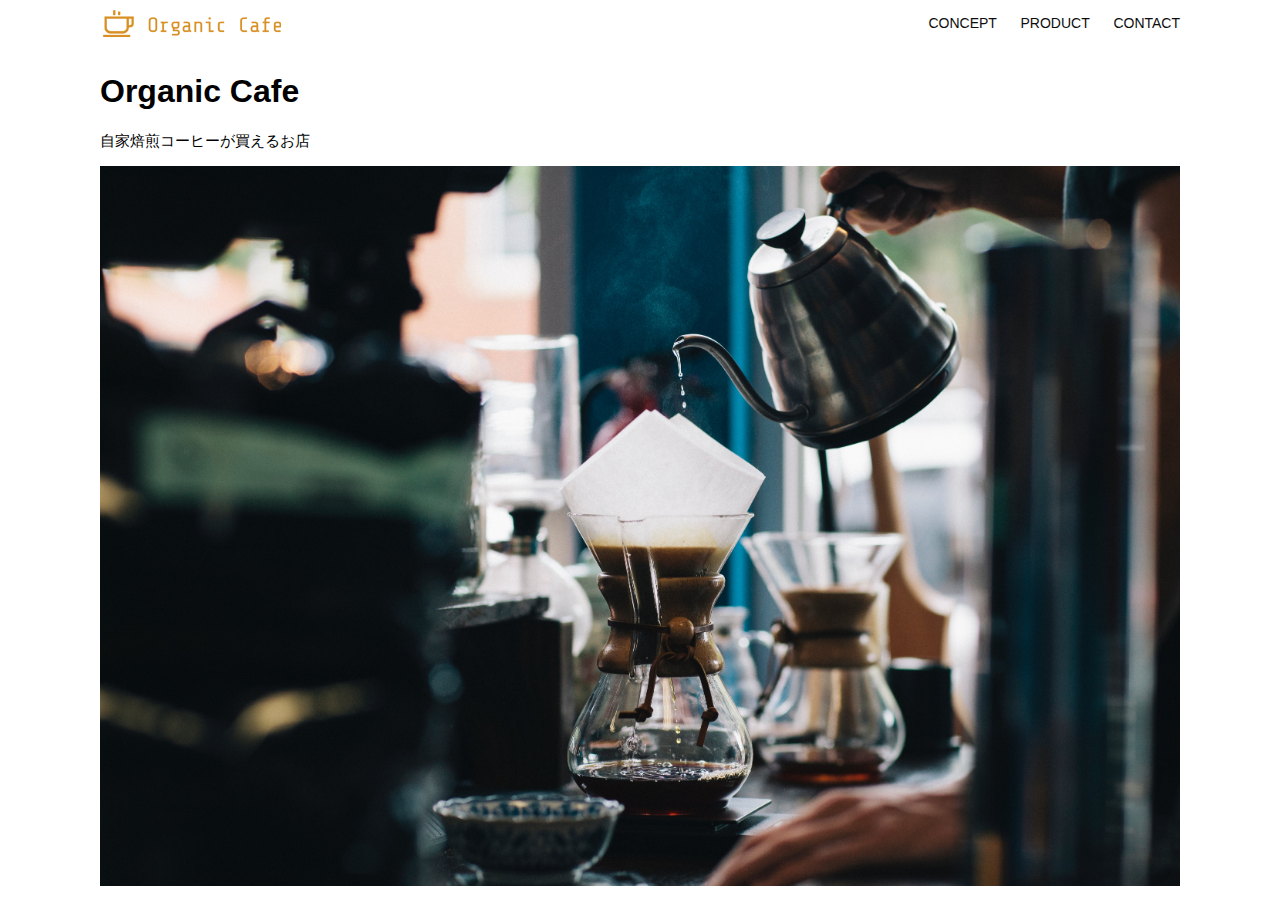
<file: html-css-kadai_13/index.html>
<!DOCTYPE html>
<html>
  <head>
    <title>Organic Cafe</title>
    <meta charset="UTF-8" />
    <meta name="description" content="自家焙煎のコーヒーがお家で楽しめるOrganic Cafe"/>
    <meta name="viewport" content="width=device-width, initial-scale=1.0" />
    <link rel="stylesheet" href="style.css" />
  </head>
  <body>
    <!-- ヘッダー -->
    <header>
      <!-- ロゴ -->
      <a href="index.html" id="logo"><img src="images/logo.png" alt="トップページに戻る"/></a>

      <!-- PC用ナビゲーション -->
      <nav id="nav-pc">
        <a href="index.html#concept">CONCEPT</a>
        <a href="index.html#product">PRODUCT</a>
        <a href="index.html#contact">CONTACT</a>
      </nav>

     <!-- スマートフォン向けメニュー -->
     <img id="menu-sp" src="images/button-menu.png" alt="ナビゲーションを開く" onclick="document.getElementById('nav-sp').style.display = 'block'">
     <nav id="nav-sp">
        <img id="close" src="images/button-close.png" alt="ナビゲーションを閉じる" onclick="document.getElementById('nav-sp').style.display = 'none'">
        <a id="logo-sp" href="index.html" onclick="document.getElementById('nav-sp').style.display = 'none'">
            <img src="images/logo-sp.png" alt="トップページに戻る">
        </a>
        <a class="menu" href="index.html#concept" onclick="document.getElementById('nav-sp').style.display = 'none'">CONCEPT</a>
        <a class="menu" href="index.html#product" onclick="document.getElementById('nav-sp').style.display = 'none'">PRODUCT</a>
        <a class="menu" href="index.html#contact" onclick="document.getElementById('nav-sp').style.display = 'none'">CONTACT</a>
     </nav>
     
    </header>

 


    <main>
      <article>
        <!-- メインビジュアル -->
        <section id="main-visual">
          <div id="main-message">
            <h1>Organic Cafe</h1>
            <p>自家焙煎コーヒーが買えるお店</p>
          </div>
          <img src="images/main-image.jpg" alt="コーヒーをハンドドリップで淹れる画像"/>
        </section>
      </article>
    </main>
  </body>
</html>
</file>
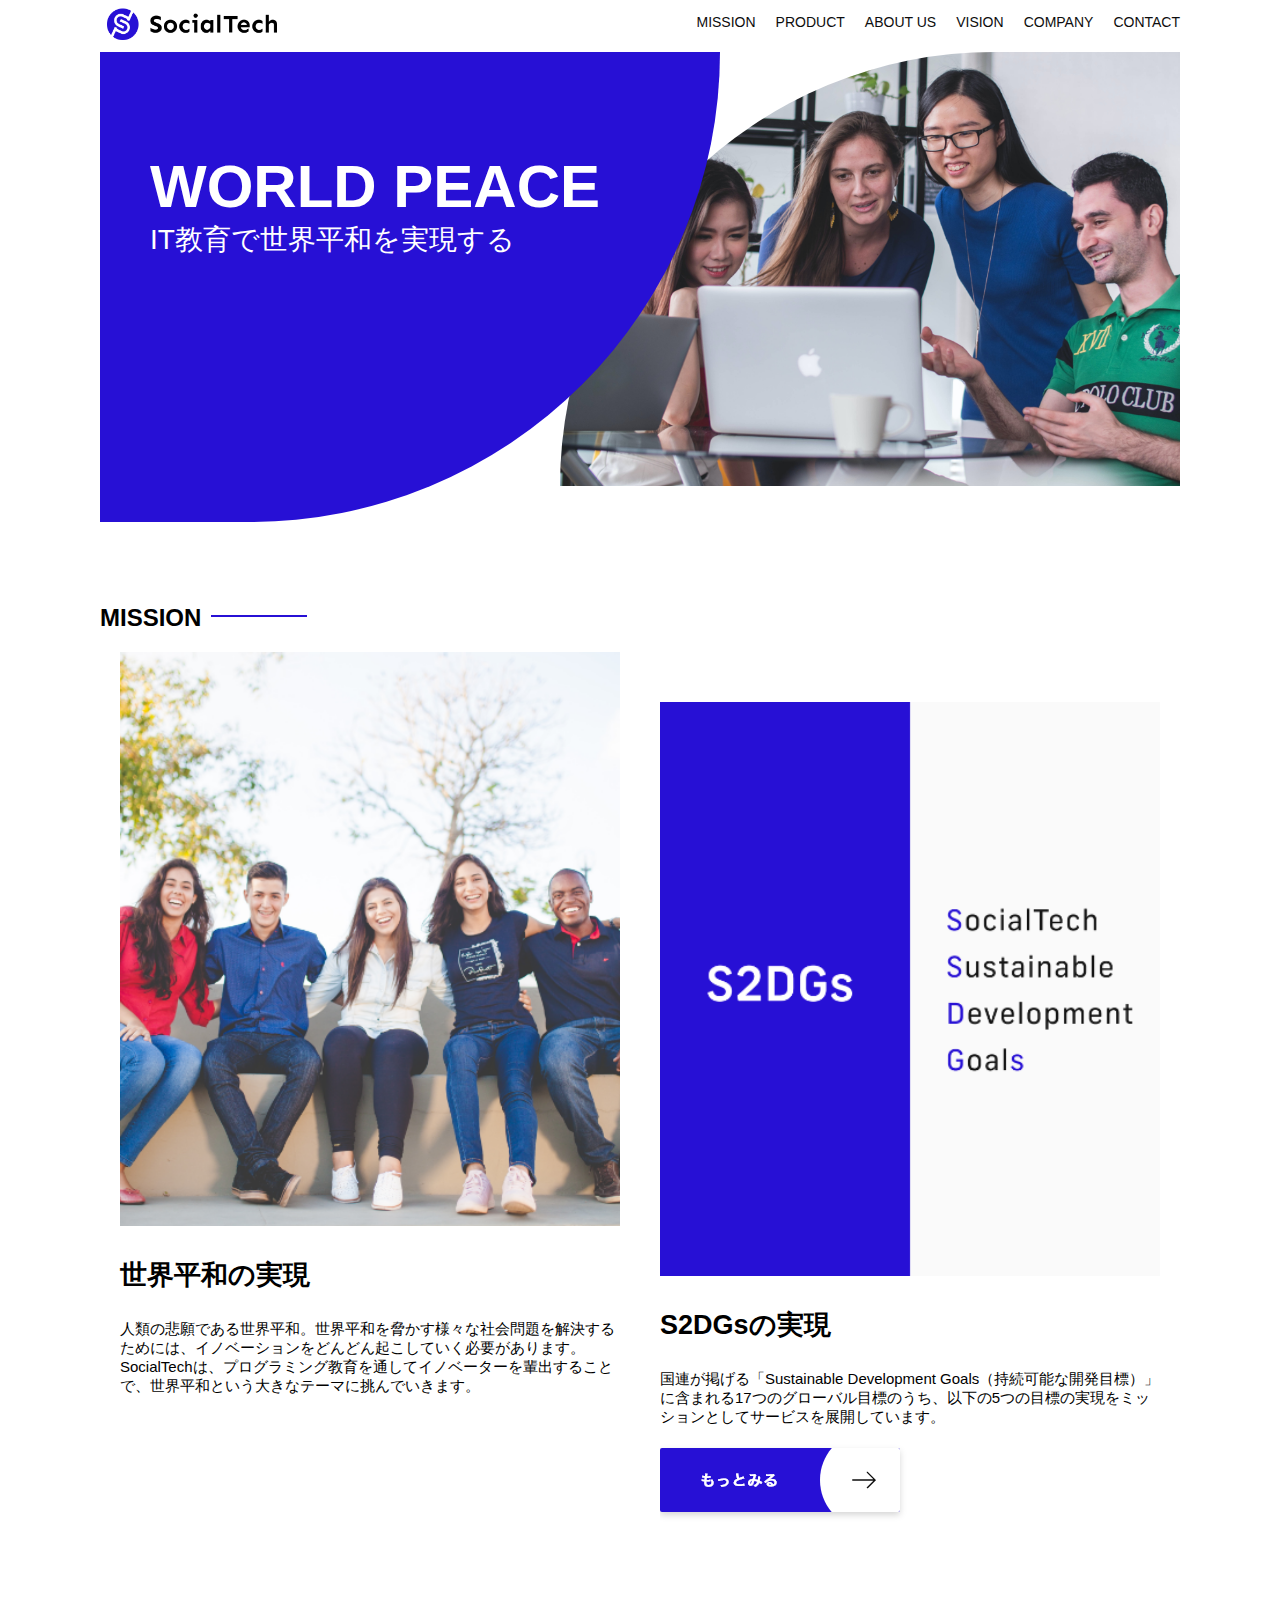
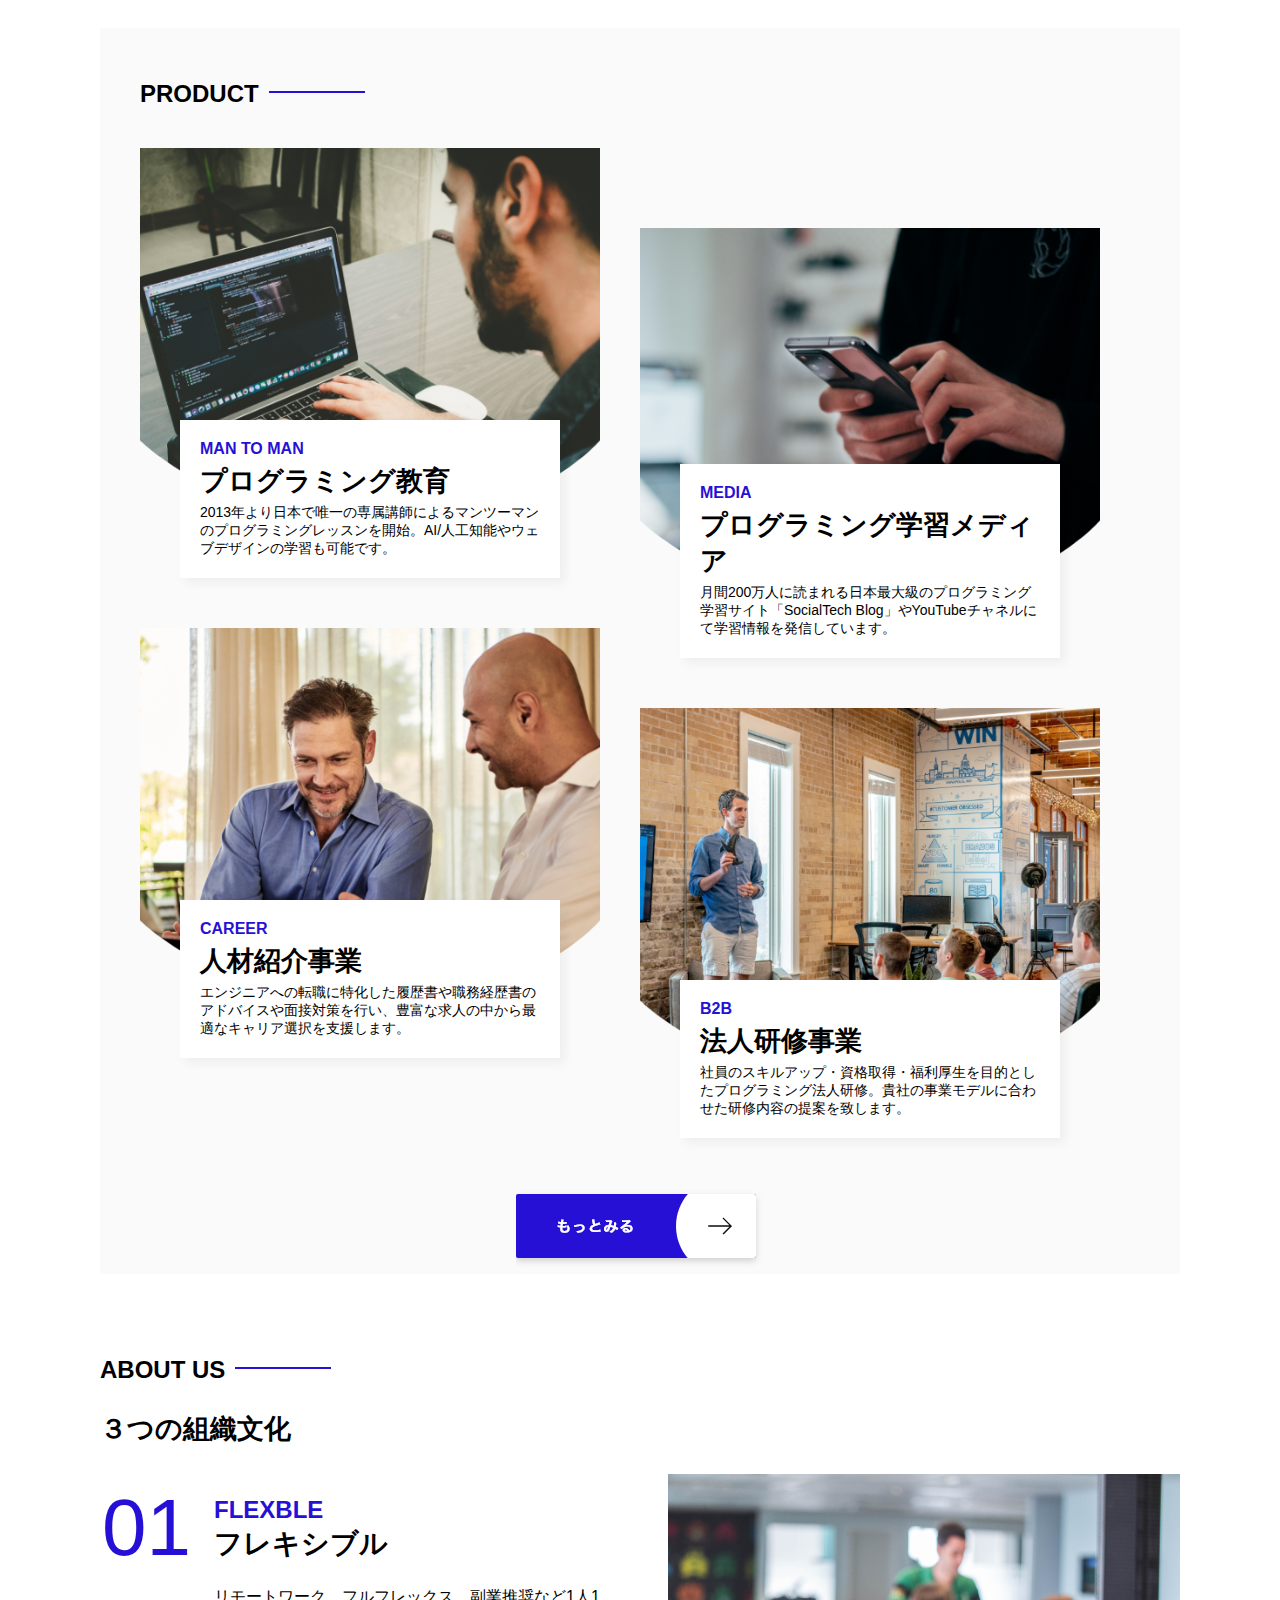
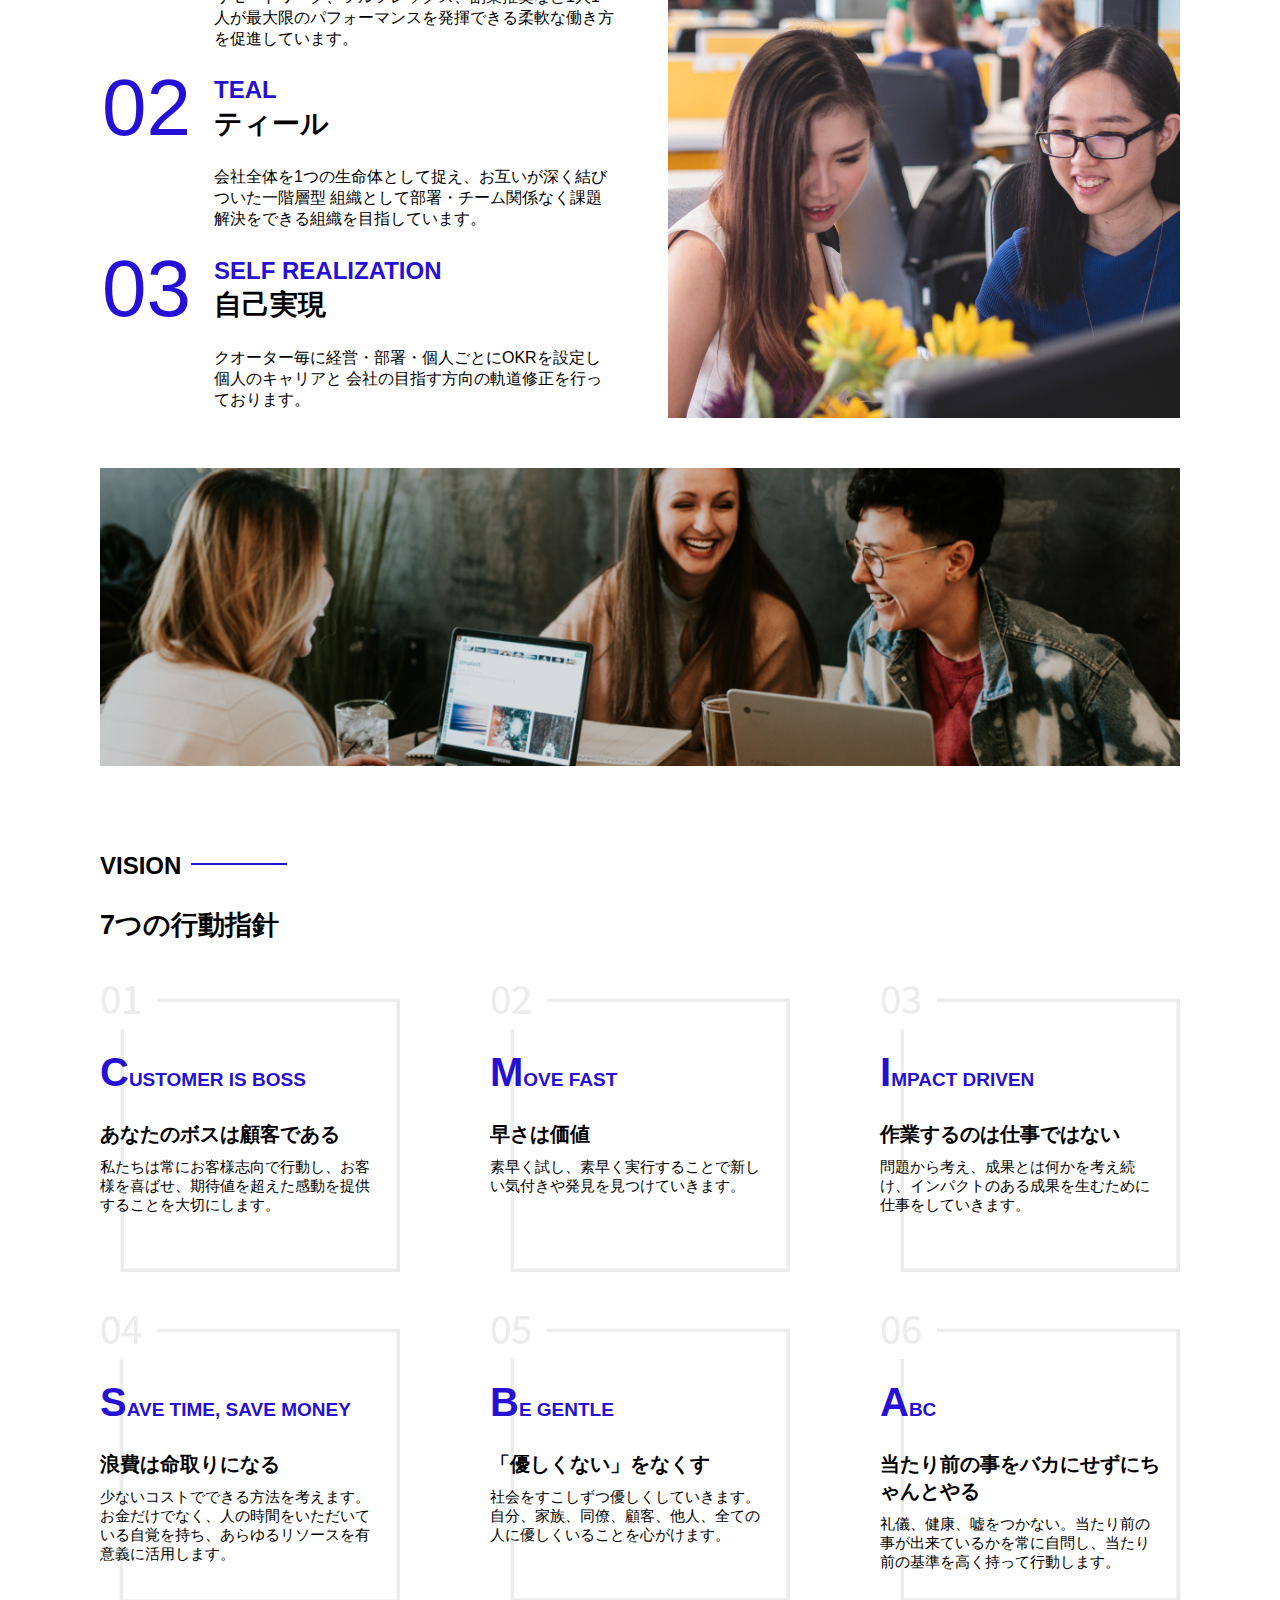
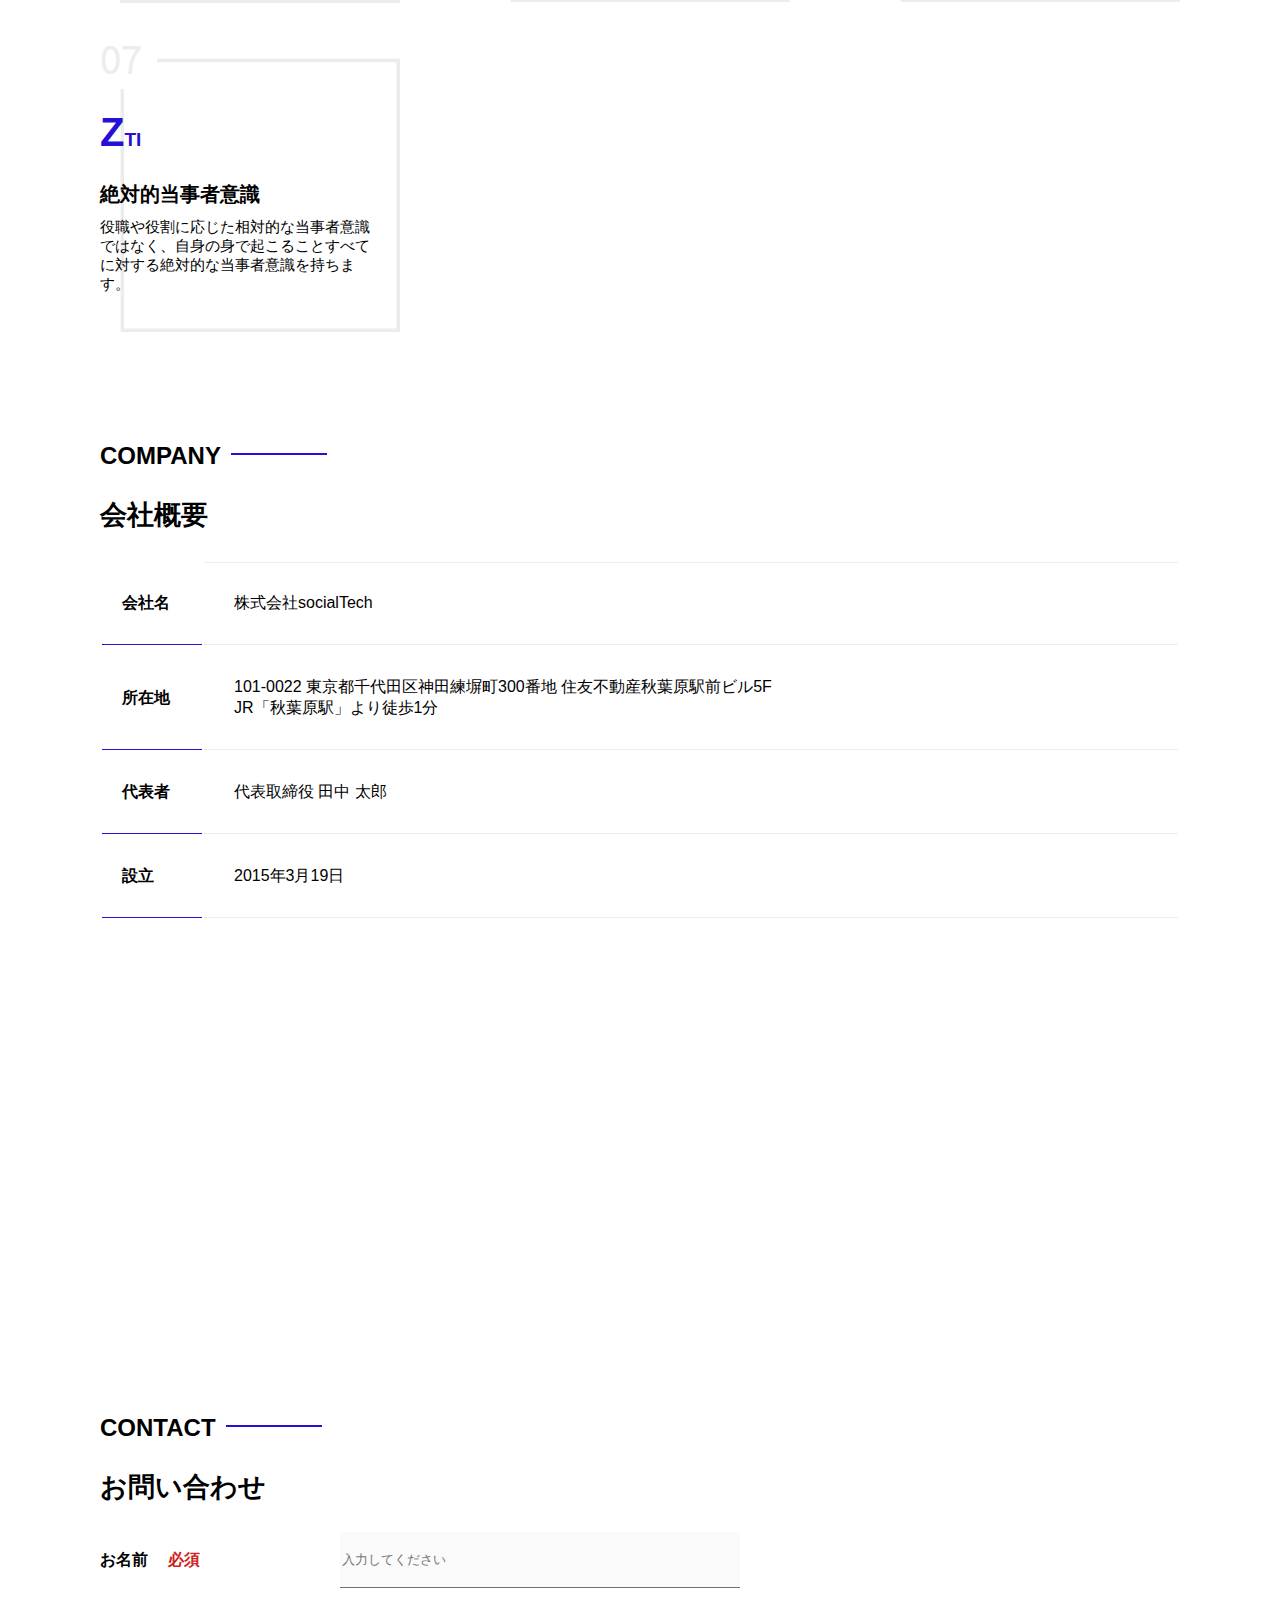
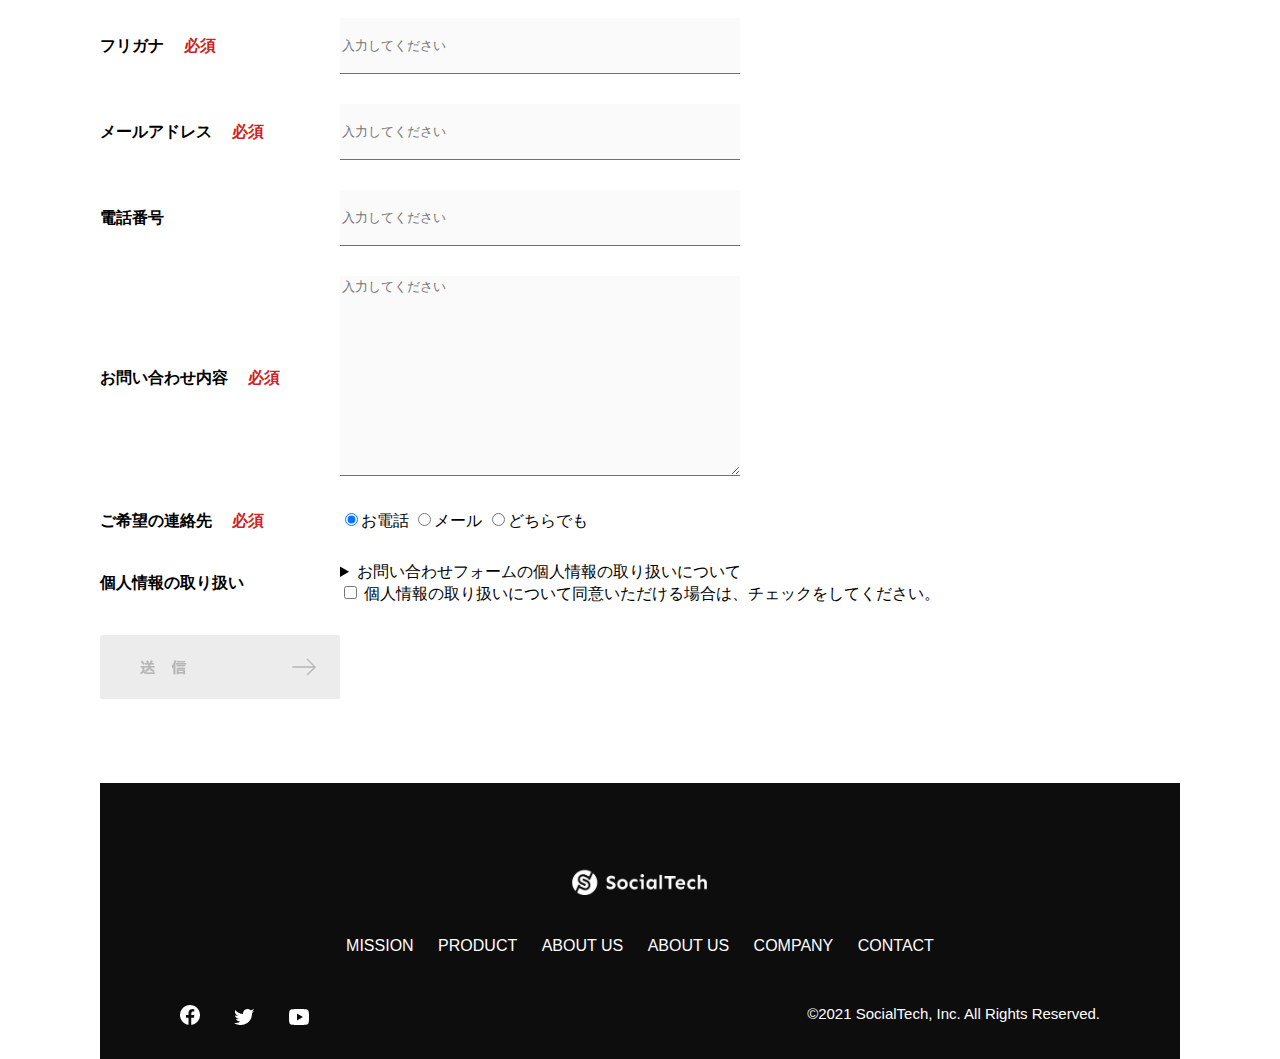
<file: kadai_tutorial_output/index.html>
<!DOCTYPE html>
<html>
    <head>
        <title>SocialTech</title>
        <meta charset="utf-8">
        <meta name="description" content="SocialTechはEdTech業界のリーディングカンパニーを目指します。">
         <meta name="viewport" content="width=device-width, initial-scale=1.0">
         <link rel="stylesheet" href="style.css">
    </head>
    <body>
        <header>
            <!-- ロゴ -->
            <a href="index.html" id="logo">
                <img src="images/logo.png" alt="トップページに戻る">
            </a>

            <!-- PC用ナビゲーション -->
             <nav id="nav-pc">
                <ul>
                    <li><a href="mission.html">MISSION</a></li>
                    <li><a href="product.html">PRODUCT</a></li>
                    <li><a href="index.html#aboutus">ABOUT US</a></li>
                    <li><a href="index.html#vision">VISION</a></li>
                    <li><a href="index.html#company">COMPANY</a></li>
                    <li><a href="index.html#contact">CONTACT</a></li>
                </ul>
             </nav>
             <!-- スマホ用メニューボタン -->
            <button id="menu-sp" onclick="document.getElementById('nav-sp').style.display = 'block'">
             <img src="images/button-menu.png" alt="ナビゲーションを開く">
            </button>
            <!-- スマホ用ナビゲーション -->
             <div id="nav-sp">
                <button id="close" onclick="document.getElementById('nav-sp').style.display = 'none'">
                    <img src="images/button-close.png" alt="ナビゲーションを閉じる">
                </button>

                <nav>
                    <ul>
                        <li>
                            <a id="logo-sp" href="index.html" onclick="document.getElementById('nav-sp').style.display = 'none'"><img src="images/logo-sp.png" alt="トップページに戻る"></a>
                        </li>
                        <li><a class="menu" href="mission.html" onclick="document.getElementById('nav-sp').style.display = 'none'">MISSION</a></li>
                        <li><a class="menu" href="product.html" onclick="document.getElementById('nav-sp').style.display = 'none'">PRODUCT</a></li>
                        <li><a class="menu" href="index.html#aboutus" onclick="document.getElementById('nav-sp').style.display = 'none'">ABOUT US</a></li>
                        <li><a class="menu" href="index.html#vision" onclick="document.getElementById('nav-sp').style.display = 'none'">VISION</a></li>
                        <li><a class="menu" href="index.html#company" onclick="document.getElementById('nav-sp').style.display = 'none'">COMPANY</a></li>
                        <li><a class="menu" href="index.html#contact" onclick="document.getElementById('nav-sp').style.display = 'none'">CONTACT</a></li>
                    </ul>
                </nav>
                <div id="sns">
                    <a href="https://www.facebook.com/sejuku2013">
                    <img src="images/button-facebook.png" alt="Facebookのリンク">
                    </a>
                    <a href="https://twitter.com/samuraijuku">
                    <img src="images/button-twitter.png" alt="Twitterのリンク">
                    </a>
                    <a href="https://www.youtube.com/channel/UCCFOQO5aDK0xXam4cUQXT8g">
                    <img src="images/button-youtube.png" alt="YouTubeのリンク">
                    </a>
                </div>
             </div>
        </header>
        <main>
            <article>
                <!-- メインビジュアル -->
                <section id="main-visual">
                    <div id="main-message">
                        <h1>WORLD PEACE</h1>
                        <P>IT教育で世界平和を実現する</P>
                    </div>
                    <img src="images/index/index-main.png" alt="PCの周りに集まる多国籍の仲間たち">
                </section>
                <!-- mission -->
                <section id="mission">
                    <h2 class="index-h2">MISSION</h2>
                    <div id="mission-flex">
                        <div>
                            <img id="mission-photo" src="images/index/index-mission.png" alt="屋外のベンチで写真を撮影する多国籍の仲間たち">
                            <h3>世界平和の実現</h3>
                            <p>
                                人類の悲願である世界平和。世界平和を脅かす様々な社会問題を解決するためには、イノベーションをどんどん起こしていく必要があります。SocialTechは、プログラミング教育を通してイノベーターを輩出することで、世界平和という大きなテーマに挑んでいきます。 
                            </p>
                        </div>
                        <div>
                            <img id="s2dgs" src="images/index/s2dgs.png" alt="S2DGs">
                            <h3>S2DGsの実現</h3>
                            <p>
                                国連が掲げる「Sustainable Development Goals（持続可能な開発目標）」に含まれる17つのグローバル目標のうち、以下の5つの目標の実現をミッションとしてサービスを展開しています。
                            </p>
                            <a href="mission.html">
                                <img src="images/button-more.png" alt="もっとみる">
                            </a>
                        </div>
                    </div>
                </section>
                <!-- product -->
                <section id="product">
                    <h2 class="index-h2">PRODUCT</h2>
                    <div class="product-flex">
                        <div id="product-left">
                            <div>
                            <img class="product-photo" src="images/index/index-mantoman.png" alt="PCでコードを書く男性">
                            <div class="product-explain">
                                <span>MAN TO MAN</span>
                                <h3>プログラミング教育</h3>
                                <p>2013年より日本で唯一の専属講師によるマンツーマンのプログラミングレッスンを開始。AI/人工知能やウェブデザインの学習も可能です。</p>
                            </div>
                        </div>
                        <div>
                            <img class="product-photo" src="images/index/index-career.png" alt="笑顔で話し合う２人の男性">
                            <div class="product-explain">
                                <span>CAREER</span>
                                <h3>人材紹介事業</h3>
                                <p>エンジニアへの転職に特化した履歴書や職務経歴書のアドバイスや面接対策を行い、豊富な求人の中から最適なキャリア選択を支援します。</p>
                                </div>
                            </div>
                        </div>
                        <div id="product-right">
                            <div>
                            <img class="product-photo" src="images/index/index-media.png" alt="スマートフォンを操作する人">
                            <div class="product-explain">
                                <span>MEDIA</span>
                                <h3>プログラミング学習メディア</h3>
                                <p>月間200万人に読まれる日本最大級のプログラミング学習サイト「SocialTech Blog」やYouTubeチャネルにて学習情報を発信しています。</p>
                            </div>
                        </div>
                        <div>
                            <img class="product-photo" src="images/index/index-b2b.png" alt="講義中の男性とそれを聴く人々">
                            <div class="product-explain">
                                <span>B2B</span>
                                <h3>法人研修事業</h3>
                                <p>社員のスキルアップ・資格取得・福利厚生を目的としたプログラミング法人研修。貴社の事業モデルに合わせた研修内容の提案を致します。</p>
                            </div>
                        </div>
                        </div>
                    </div>
                    <div id="product-more">
                        <a href="product.html">
                            <img src="images/button-more.png" alt="もっとみる">
                        </a>
                    </div>
                </section>
                <!-- about us -->
                 <section id="aboutus">
                    <h2 class="index-h2">ABOUT US</h2>
                    <h3>３つの組織文化</h3>
                    <div>
                        <table class="culture-table">
                            <tr>
                                <td class="culture-num">01</td>
                                <th><span class="culture-en">FLEXBLE</span><br>フレキシブル</th>
                            </tr>
                            <tr>
                                <td>

                                </td>
                                <td class="culture-description">リモートワーク、フルフレックス、副業推奨など1人1人が最大限のパフォーマンスを発揮できる柔軟な働き方を促進しています。</td>
                            </tr>
                            <tr>
                                <td class="culture-num">02</td>
                                <th><span class="culture-en">TEAL</span><br>ティール</th>
                            </tr>
                            <tr>
                                <td>

                                </td>
                                <td class="culture-description">会社全体を1つの生命体として捉え、お互いが深く結びついた一階層型 組織として部署・チーム関係なく課題解決をできる組織を目指しています。</td>
                            </tr>
                            <tr>
                                <td class="culture-num">03</td>
                                <th><span class="culture-en">SELF REALIZATION</span><br>自己実現</th>
                            </tr>
                            <tr>
                                <td>

                                </td>
                                <td class="culture-description">クオーター毎に経営・部署・個人ごとにOKRを設定し個人のキャリアと 会社の目指す方向の軌道修正を行っております。</td>
                            </tr>
                        </table>
                         <img class="culture-img" src="images/index/index-aboutus1.png" alt="笑顔で話し合う2人の女性">
                    </div>
                    <img class="culture-img2" src="images/index/index-aboutus2.png" alt="笑顔で話し合う３人の男女">
                 </section>
                 <section id="vision">
                        <h2 class="index-h2">VISION</h2>
                        <h3>7つの行動指針</h3>
                        <div>
                            <div class="vision-box">
                                <img src="images/index/vision-01.png" alt="01">
                                <div>
                                  <h4>CUSTOMER IS BOSS</h4>
                                  <h5>あなたのボスは顧客である</h5>
                                  <p>私たちは常にお客様志向で行動し、お客様を喜ばせ、期待値を超えた感動を提供することを大切にします。</p>
                                </div>
                              </div>
                                 <div class="vision-box">
                                  <img src="images/index/vision-02.png" alt="02">
                                  <div>
                                    <h4>MOVE FAST</h4>
                                    <h5>早さは価値</h5>
                                    <p>素早く試し、素早く実行することで新しい気付きや発見を見つけていきます。</p>
                                  </div>
                                </div>
                                <div class="vision-box">
                                  <img src="images/index/vision-03.png" alt="03">
                                  <div>
                                    <h4>IMPACT DRIVEN</h4>
                                    <h5>作業するのは仕事ではない</h5>
                                    <p>問題から考え、成果とは何かを考え続け、インパクトのある成果を生むために仕事をしていきます。</p>
                                  </div>
                                </div>
                                <div class="vision-box">
                                  <img src="images/index//vision-04.png" alt="04">
                                  <div>
                                    <h4>SAVE TIME, SAVE MONEY</h4>
                                    <h5>浪費は命取りになる</h5>
                                    <p>少ないコストでできる方法を考えます。お金だけでなく、人の時間をいただいている自覚を持ち、あらゆるリソースを有意義に活用します。</p>
                                  </div>
                                </div>
                                <div class="vision-box">
                                  <img src="images/index/vision-05.png" alt="05">
                                  <div>
                                    <h4>BE GENTLE</h4>
                                    <h5>「優しくない」をなくす</h5>
                                    <p>社会をすこしずつ優しくしていきます。自分、家族、同僚、顧客、他人、全ての人に優しくいることを心がけます。</p>
                                  </div>
                                </div>
                                <div class="vision-box">
                                  <img src="images/index/vision-06.png" alt="06">
                                  <div>
                                    <h4>ABC</h4>
                                    <h5>当たり前の事をバカにせずにちゃんとやる</h5>
                                    <p>礼儀、健康、嘘をつかない。当たり前の事が出来ているかを常に自問し、当たり前の基準を高く持って行動します。</p>
                                  </div>
                                </div>
                                <div class="vision-box">
                                  <img src="images/index/vision-07.png" alt="07">
                                  <div>
                                    <h4>ZTI</h4>
                                    <h5>絶対的当事者意識</h5>
                                    <p>役職や役割に応じた相対的な当事者意識ではなく、自身の身で起こることすべてに対する絶対的な当事者意識を持ちます。</p>
                                  </div>
                                </div>
                        </div>
                     </section>
                     <section id="company">
                        <h2 class="index-h2">COMPANY</h2>
                        <h3>会社概要</h3>
                          <table id="company-table">
                            <tr>
                                <th class="tableheader tableheder-first">会社名</th>
                                <td class="cell cell-first">株式会社socialTech</td>
                            </tr>
                            <tr>
                                <th class="tableheader">所在地</th>
                                <td class="cell">101-0022 東京都千代田区神田練塀町300番地 住友不動産秋葉原駅前ビル5F<br>JR「秋葉原駅」より徒歩1分</td>
                            </tr>
                            <tr>
                                <th class="tableheader">代表者</th>
                                <td class="cell">代表取締役 田中 太郎</td>
                            </tr>
                            <tr>
                                <th class="tableheader">設立</th>
                                <td class="cell">2015年3月19日</td>
                            </tr>            
                          </table>
                          <iframe 
                          src="https://www.google.com/maps/embed?pb=!1m18!1m12!1m3!1d23329.36701345509!2d141.410304!3d43.0378361!2m3!1f0!2f0!3f0!3m2!1i1024!2i768!4f13.1!3m3!1m2!1s0x5f0b2ba1da7eacf9%3A0x5e4a696437eaf7cc!2z55m955-z56We56S-!5e0!3m2!1sja!2sjp!4v1723420420168!5m2!1sja!2sjp" 
                          style="border:0;" 
                          allowfullscreen="" 
                          loading="lazy" >
                         </iframe>
                         <!-- Googleマップそのまま<iframe src="https://www.google.com/maps/embed?pb=!1m18!1m12!1m3!1d23329.36701345509!2d141.410304!3d43.0378361!2m3!1f0!2f0!3f0!3m2!1i1024!2i768!4f13.1!3m3!1m2!1s0x5f0b2ba1da7eacf9%3A0x5e4a696437eaf7cc!2z55m955-z56We56S-!5e0!3m2!1sja!2sjp!4v1723420420168!5m2!1sja!2sjp" 
                         width="600" 
                         height="450" 
                         style="border:0;" 
                         allowfullscreen="" 
                         loading="lazy" 
                         referrerpolicy="no-referrer-when-downgrade">
                        </iframe> -->
                     </section>
                     <section id="contact">
                        <h2 class="index-h2">CONTACT</h2>
                        <h3>お問い合わせ</h3>
                        <form>
                            <div>
                                <div class="contact-heading">
                                    <label class="contact-label">お名前<span class="contact-span">必須</span></label>
                                </div>
                                <div>
                                    <input type="text" name="name" placeholder="入力してください" class="contact-textbox"> 
                                </div>
                            </div>
                            <div>
                                <div class="contact-heading">
                                    <label class="contact-label">フリガナ<span class="contact-span">必須</span></label>
                                </div>
                                <div>
                                    <input type="text" name="hurigana" placeholder="入力してください" class="contact-textbox"> 
                                </div>
                            </div>
                            <div>
                                <div class="contact-heading">
                                    <label class="contact-label">メールアドレス<span class="contact-span">必須</span></label>
                                </div>
                                <div>
                                    <input type="text" name="email" placeholder="入力してください" class="contact-textbox"> 
                                </div>
                            </div>
                            <div>
                                <div class="contact-heading">
                                    <label class="contact-label">電話番号</label>
                                </div>
                                <div>
                                    <input type="text" name="tel" placeholder="入力してください" class="contact-textbox"> 
                                </div>
                            </div>
                            <div>
                                <div class="contact-heading">
                                    <label class="contact-label">お問い合わせ内容<span class="contact-span">必須</span></label>
                                </div>
                                <div>
                                    <textarea  class="contact-textarea" placeholder="入力してください" name="message"></textarea>
                                </div>
                            </div>
                            <div>
                                <div class="contact-heading">
                                    <label class="contact-label">ご希望の連絡先<span class="contact-span">必須</span></label>
                                </div>
                                <div>
                                    <input class="radiobutton" type="radio" value="tel" name="contact" checked><label>お電話</label>
                                    <input class="radiobutton" type="radio" value="tel" name="contact"><label>メール</label>
                                    <input class="radiobutton" type="radio" value="tel" name="contact"><label>どちらでも</label>
                                </div>
                            </div>
                            <div>
                                <div class="contact-heading">
                                    <label class="contact-label">個人情報の取り扱い</label>
                                </div>    
                                <div>                        
                                <details>
                                    <summary>お問い合わせフォームの個人情報の取り扱いについて</summary>
                                    <div>
                                        <dl>
                                            <dt>⒈組織の名称または氏名</dt>
                                            <dd>株式会社SocialTeck</dd>
                                            <dt>2.個人情報保護管理者(若しくはその代理人)の氏名又は職名、所属及び連絡先</dt>
                                            <dd>
                                                <p>鈴木　一郎　コーポレート部</p>
                                                <p>メールアドレス:samurai@example.com</p>
                                                <p>TEL:03-1234-5678</p>
                                            </dd>
                                            <dt>3.個人情報の利用目的</dt>
                                            <dd>
                                                <ul>
                                                    <li>本サービス及び本サービスに関連する情報の提供又はそれらに関する連絡のため</li>
                                                    <li>ユーザーの本人確認のため</li>
                                                    <li>当社サービスのご案内のため</li>
                                                    <li>当社の商品等の広告または宣伝（電子メールによるものを含むものとします。）</li>
                                                </ul>
                                            </dd>
                                            <dt>４．個人情報の取り扱い業務の委託</dt>
                                                <dd>個人情報の取扱業務の全部または一部を外部に業務委託する場合があります。その際、弊社は、個人情報を適切に保護できる管理体制を敷き実行していることを条件として委託先を厳選したうえで、機密保持契約を委託先と締結し、お客様の個人情報を厳密に管理させます。</dd>
                                                    <dt>５．個人情報の開示等の請求</dt>
                                                <dd>
                                                お客様は、弊社に対してご自身の個人情報の開示等（利用目的の通知、開示、内容の訂正・追加・削除、利用の停止または消去、第三者への提供の停止）に関して、当社問合わせ窓口に申し出ることができます。<br>
                                                その際、弊社はお客様ご本人を確認させていただいたうえで、合理的な期間内に対応いたします。<br>
                                                なお、個人情報に関する弊社問合わせ先は、次の通りです。
                                                </dd>
                                                <dd>
                                                <p>株式会社SocialTech　個人情報問合せ窓口</p>
                                                <p>〒150-0043　東京都千代田区神田練塀町300番地 住友不動産秋葉原駅前ビル5F</p>
                                                <p>メールアドレス：samurai@example.com　TEL：03-1234-5678</p>
                                                </dd>
                        
                                                <dt>６．個人情報を提供されることの任意性について</dt>
                                                <dd>お客様がご自身の個人情報を弊社に提供されるか否かは、お客様のご判断によりますが、もしご提供されない場合には、適切なサービスが提供できない場合がありますので予めご了承ください。</dd>
                                        </dl>
                                    </div>
                                </details>
                                <input type="checkbox" name="agree">
                                <span>個人情報の取り扱いについて同意いただける場合は、チェックをしてください。</span>
                            </div>
                            </div>
                             <input type="image" src="images/button-submit.png" alt="送信する">
                        </form>
                     </section>
            </article> 
        </main>

        <footer>
            <div id="footer-logo">
                <img src="images/logo-sp.png" alt="SocialTech">
            </div>
            <div id="footer-link">
                <a href="mission.html">MISSION</a>
                <a href="product.html">PRODUCT</a>
                <a href="index.html#aboutus">ABOUT US</a>
                <a href="index.html#vision">ABOUT US</a>
                <a href="index.html#company">COMPANY</a>
                <a href="index.html#contact">CONTACT</a>
            </div>
            <div id="sns-footer">
                <div class="sns-btns">
                    <a href="https://www.facebook.com/sejuku2013"><img src="images/button-facebook.png" alt="Facebookのリンク"></a>
                    <a href="https://twitter.com/samuraijuku"><img src="images/button-twitter.png" alt="Twitterのリンク"></a>
                    <a href="https://www.youtube.com/channel/UCCFOQO5aDK0xXam4cUQXT8g"><img src="images/button-youtube.png" alt="YouTubeのリンク"></a>
                </div>
                <p id="copyright">&copy;2021 SocialTech, Inc. All Rights Reserved.</p>
            </div>
        </footer>
    </body>
</html>
</file>
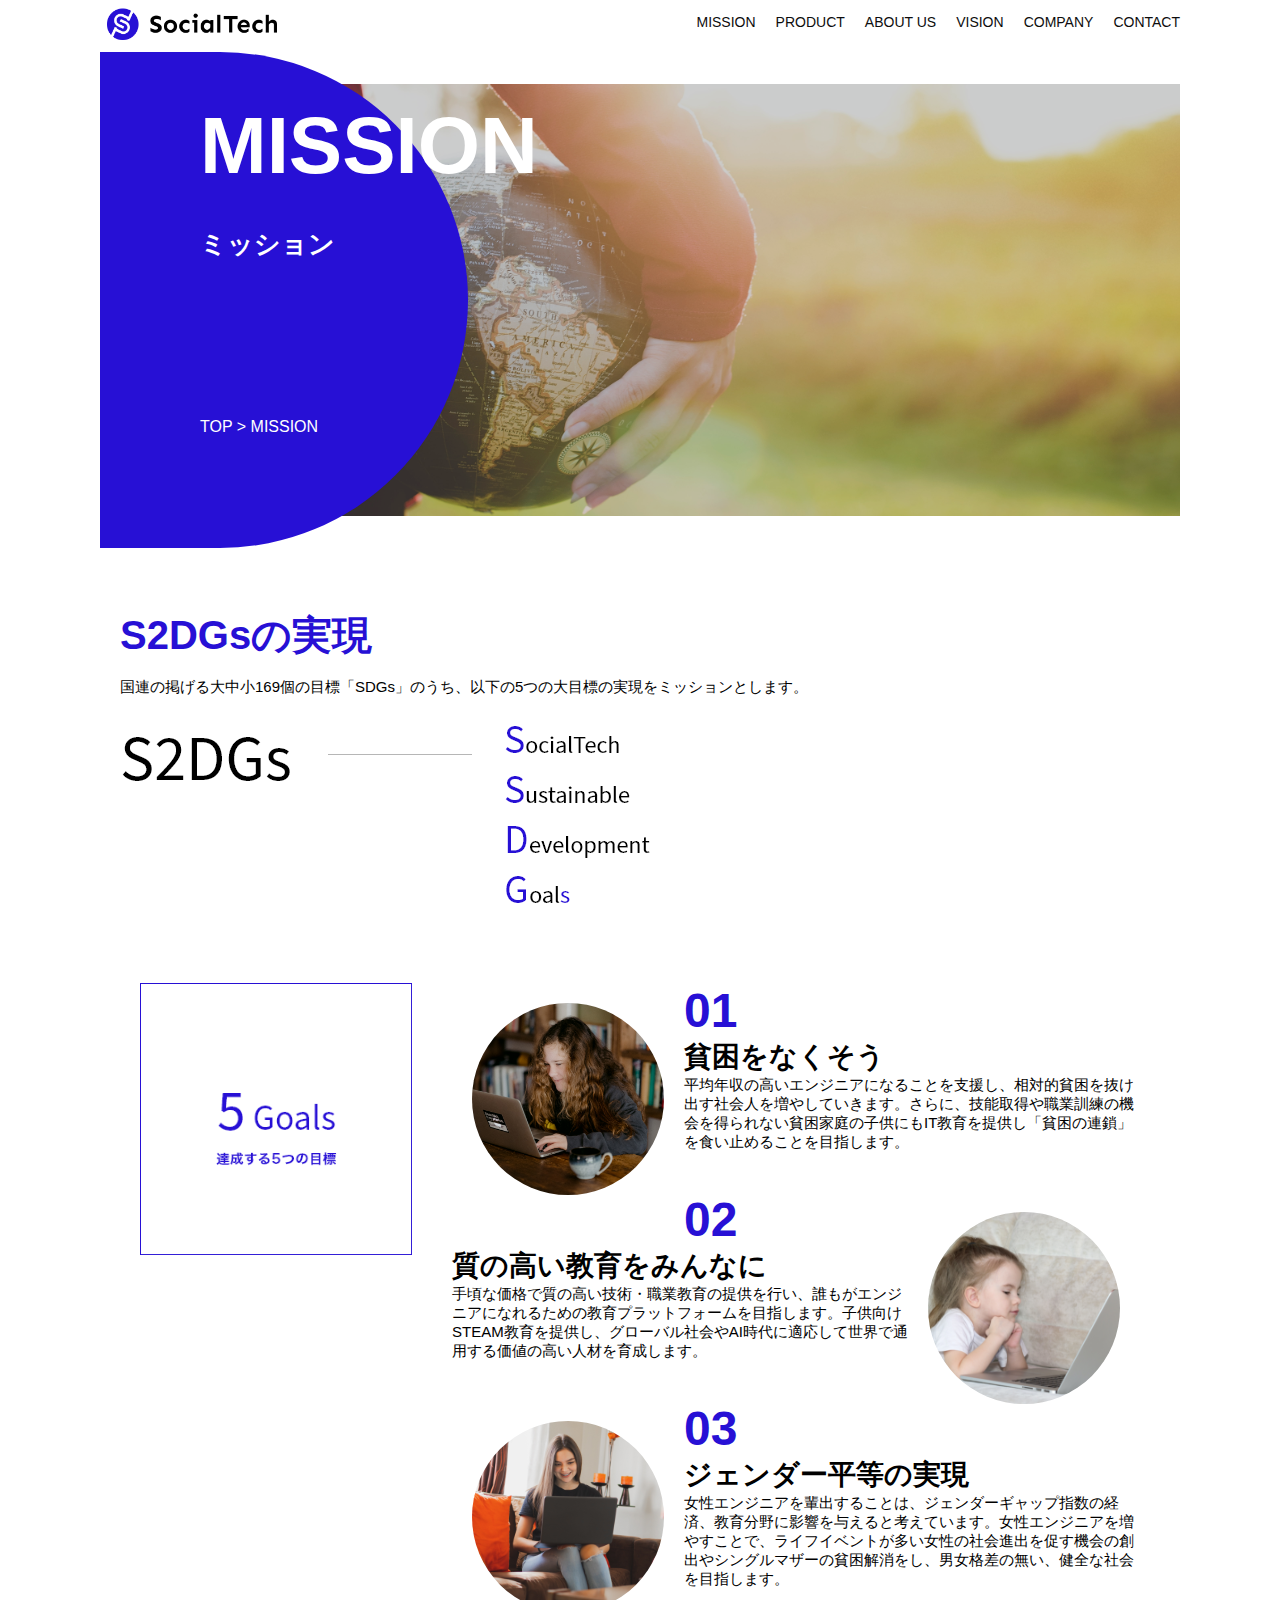
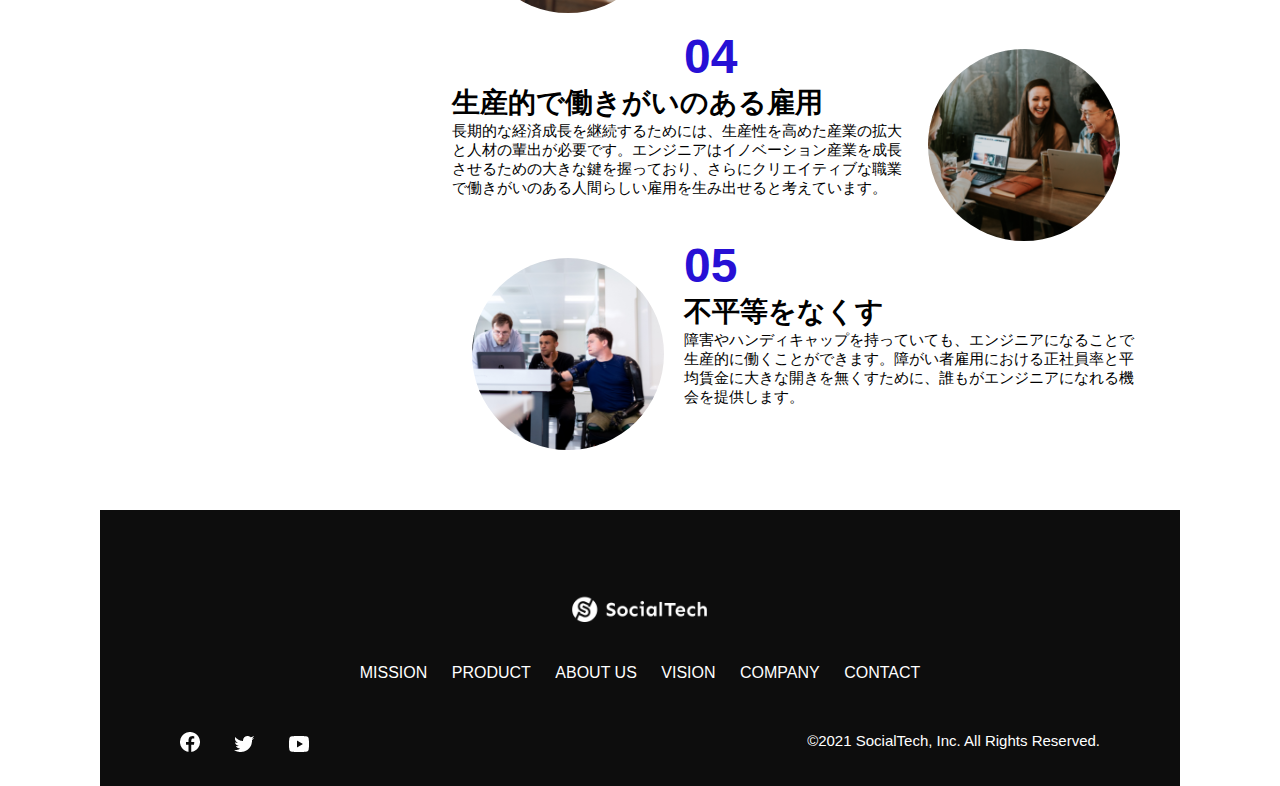
<file: kadai_tutorial_output/mission.html>
<!DOCTYPE html>
<html>
    <head>
        <title>SocialTech - MISSON ミッション -</title>
        <meta charset="utf-8">
        <meta name="discription" content="SocialTechが目指す5つの目標（S2DGs）を紹介します">
        <meta name="viewport" content="width=device-width, initial-scale=1.0">
        <link rel="stylesheet" href="style.css">
    </head>
    <body>
        <!-- ヘッダー -->
        <header>
            <!-- ロゴ -->
             <a href="index.html" id="logo">
                <img src="images/logo.png" alt="トップページに戻る">
             </a>

             <!-- PC用ナビゲーション -->
              <nav id="nav-pc">
                <ul>
                    <li><a href="mission.html">MISSION</a></li>
                    <li><a href="product.html">PRODUCT</a></li>
                    <li><a href="index.html#aboutus">ABOUT US</a></li>
                    <li><a href="index.html#vision">VISION</a></li>
                    <li><a href="index.html#company">COMPANY</a></li>
                    <li><a href="index.html#contact">CONTACT</a></li>
                </ul>
              </nav>

              <!-- スマホ用メニューボタン -->
               <button id="menu-sp" onclick="document.getElementById('nav-sp').style.display = 'block'">
                <img src="images/button-menu.png" alt="ナビゲーションを開く">
               </button>

               <!-- スマホ用ナビゲーション -->
                <div id="nav-sp">
                    <button id="close" onclick="document.getElementById('nav-sp').style.display = 'none'">
                        <a src="images/button-close.png" alt="ナビゲーションを閉じる" onclick="document.getElementById('nav-sp').style.display = 'none'"><img src="images/logo-sp.png" alt="トップページに戻る"></a>
                    </button>

                    <nav>
                        <ul>
                            <li>
                                <a id="logo-sp" href="index.html"></a>
                                <li><a class="menu" href="mission.html" onclick="document.getElementById('nav-sp').style.display = 'none'">MISSION</a></li>
                                <li><a class="menu" href="product.html" onclick="document.getElementById('nav-sp').style.display = 'none'">PRODUCT</a></li>
                                <li><a class="menu" href="index.html#aboutus" onclick="document.getElementById('nav-sp').style.display = 'none'">ABOUT US</a></li>
                                <li><a class="menu" href="index.html#vision" onclick="document.getElementById('nav-sp').style.display = 'none'">VISION</a></li>
                                <li><a class="menu" href="index.html#company" onclick="document.getElementById('nav-sp').style.display = 'none'">COMPANY</a></li>
                                <li><a class="menu" href="index.html#contact" onclick="document.getElementById('nav-sp').style.display = 'none'">CONTACT</a></li>     
                        </ul>
                    </nav>
                    <!-- スマホ用メニューボタン -->
        <button id="menu-sp" onclick="document.getElementById('nav-sp').style.display = 'block'">
            <img src="images/button-menu.png" alt="ナビゲーションを開く">
          </button>
    
          <!-- スマホ用ナビゲーション -->
          <div id="nav-sp">
            <button id="close" onclick="document.getElementById('nav-sp').style.display = 'none'">
              <img src="images/button-close.png" alt="ナビゲーションを閉じる">
            </button>
    
            <nav>
              <ul>
                <li>
                  <a id="logo-sp" href="index.html" onclick="document.getElementById('nav-sp').style.display = 'none'"><img src="images/logo-sp.png" alt="トップページに戻る"></a>
                </li>
                <li><a class="menu" href="mission.html" onclick="document.getElementById('nav-sp').style.display = 'none'">MISSION</a></li>
                <li><a class="menu" href="product.html" onclick="document.getElementById('nav-sp').style.display = 'none'">PRODUCT</a></li>
                <li><a class="menu" href="index.html#aboutus" onclick="document.getElementById('nav-sp').style.display = 'none'">ABOUT US</a></li>
                <li><a class="menu" href="index.html#vision" onclick="document.getElementById('nav-sp').style.display = 'none'">VISION</a></li>
                <li><a class="menu" href="index.html#company" onclick="document.getElementById('nav-sp').style.display = 'none'">COMPANY</a></li>
                <li><a class="menu" href="index.html#contact" onclick="document.getElementById('nav-sp').style.display = 'none'">CONTACT</a></li>
              </ul>
            </nav>
            <div id="sns">
              <a href="https://www.facebook.com/sejuku2013">
                <img src="images/button-facebook.png" alt="Facebookのリンク">
              </a>
              <a href="https://twitter.com/samuraijuku">
                <img src="images/button-twitter.png" alt="Twitterのリンク">
              </a>
              <a href="https://www.youtube.com/channel/UCCFOQO5aDK0xXam4cUQXT8g">
                <img src="images/button-youtube.png" alt="YouTubeのリンク">
              </a>
            </div>
           </div>
        </header>


        <main>
            <article>
                <section id="mission-main">
                    <div class="mission-main-inner">
                    <div id="mission-title">
                        <h1>MISSION<br><span>ミッション</span></h1>
                        <p>TOP > MISSION</p>
                    </div>
                    </div>
                </section>

                <section id="mission-s2dgs">
                    <h2 class="mission-h2">S2DGsの実現</h2>
                    <p>国連の掲げる大中小169個の目標「SDGs」のうち、以下の5つの大目標の実現をミッションとします。</p>
                    <img src="images/mission/mission-s2dgs.png" alt="S2DGs">
                </section>

                <section id="mission-five-goals">
                    <div class="five-goals-image">
                        <img src="images/mission/mission-5goals.png" alt="5Goals">
                    </div>
                    <div class="five-goals-read">
                        <div>
                            <img class="fivegoals-image-left" src="images/mission/mission-5goals01.png" alt="PCを操作する女の子">
                            <span class="fivegoals-number">01</span>
                            <h3 class="fivegoals-h3">貧困をなくそう</h3>
                            <p class="fivegoals-p">平均年収の高いエンジニアになることを支援し、相対的貧困を抜け出す社会人を増やしていきます。さらに、技能取得や職業訓練の機会を得られない貧困家庭の子供にもIT教育を提供し「貧困の連鎖」を食い止めることを目指します。</p>
                        </div>
                        <div>
                            <img class="fivegoals-image-right" src="images/mission/mission-5goals02.png" alt="PCを見つめる小さい女の子">
                            <span class="fivegoals-number">02</span>
                            <h3 class="fivegoals-h3">質の高い教育をみんなに</h3>
                            <p class="fivegoals-p">手頃な価格で質の高い技術・職業教育の提供を行い、誰もがエンジニアになれるための教育プラットフォームを目指します。子供向けSTEAM教育を提供し、グローバル社会やAI時代に適応して世界で通用する価値の高い人材を育成します。</p>
                          </div>
                          <div>
                            <img class="fivegoals-image-left" src="images/mission/mission-5goals03.png" alt="PCを操作する女性">
                            <span class="fivegoals-number">03</span>
                            <h3 class="fivegoals-h3">ジェンダー平等の実現</h3>
                            <p class="fivegoals-p">女性エンジニアを輩出することは、ジェンダーギャップ指数の経済、教育分野に影響を与えると考えています。女性エンジニアを増やすことで、ライフイベントが多い女性の社会進出を促す機会の創出やシングルマザーの貧困解消をし、男女格差の無い、健全な社会を目指します。</p>
                          </div>
                          <div>
                            <img class="fivegoals-image-right" src="images/mission/mission-5goals04.png" alt="笑顔で話し合う3人の男女">
                            <span class="fivegoals-number">04</span>
                            <h3 class="fivegoals-h3">生産的で働きがいのある雇用</h3>
                            <p class="fivegoals-p">長期的な経済成長を継続するためには、生産性を高めた産業の拡大と人材の輩出が必要です。エンジニアはイノベーション産業を成長させるための大きな鍵を握っており、さらにクリエイティブな職業で働きがいのある人間らしい雇用を生み出せると考えています。</p>
                          </div>
                          <div>
                            <img class="fivegoals-image-left" src="images/mission/mission-5goals05.png" alt="障害を持つ男性が生き生きと働く様子">
                            <span class="fivegoals-number">05</span>
                            <h3 class="fivegoals-h3">不平等をなくす</h3>
                            <p class="fivegoals-p">障害やハンディキャップを持っていても、エンジニアになることで生産的に働くことができます。障がい者雇用における正社員率と平均賃金に大きな開きを無くすために、誰もがエンジニアになれる機会を提供します。</p>
                          </div>
                    </div>

                </section>
            </article>
          </main>
      
          <footer>
            <div id="footer-logo">
              <img src="images/logo-sp.png" alt="SocialTech">
            </div>
            <div id="footer-link">
              <a href="mission.html">MISSION</a>
              <a href="product.html">PRODUCT</a>
              <a href="index.html#aboutus">ABOUT US</a>
              <a href="index.html#vision">VISION</a>
              <a href="index.html#company">COMPANY</a>
              <a href="index.html#contact">CONTACT</a>
            </div>
            <div id="sns-footer">
              <div class="sns-btns">
                <a href="https://www.facebook.com/sejuku2013"><img src="images/button-facebook.png" alt="Facebookのリンク"></a>
                <a href="https://twitter.com/samuraijuku"><img src="images/button-twitter.png" alt="Twitterのリンク"></a>
                <a href="https://www.youtube.com/channel/UCCFOQO5aDK0xXam4cUQXT8g"><img src="images/button-youtube.png" alt="YouTubeのリンク"></a>
              </div>
              <p id="copyright">&copy;2021 SocialTech, Inc. All Rights Reserved.</p>
            </div>
          </footer>
    </body>
</html>
</file>
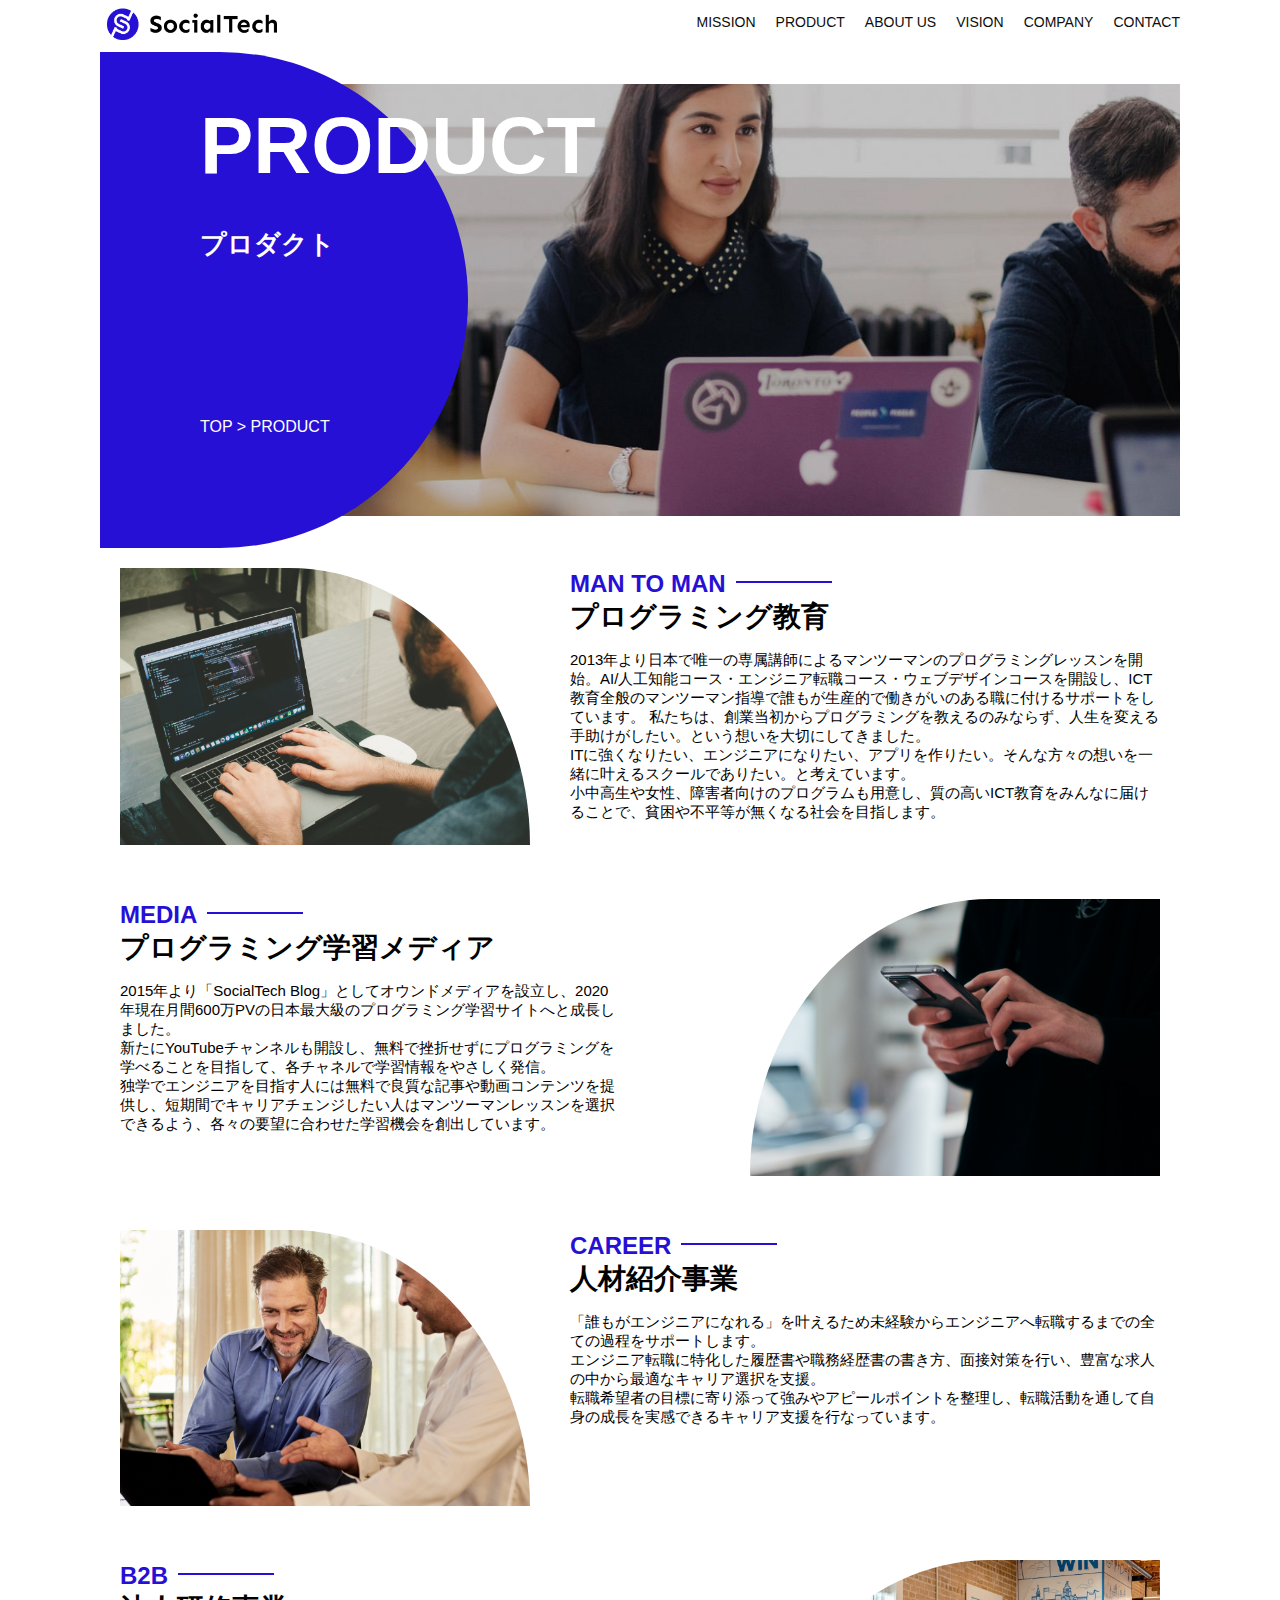
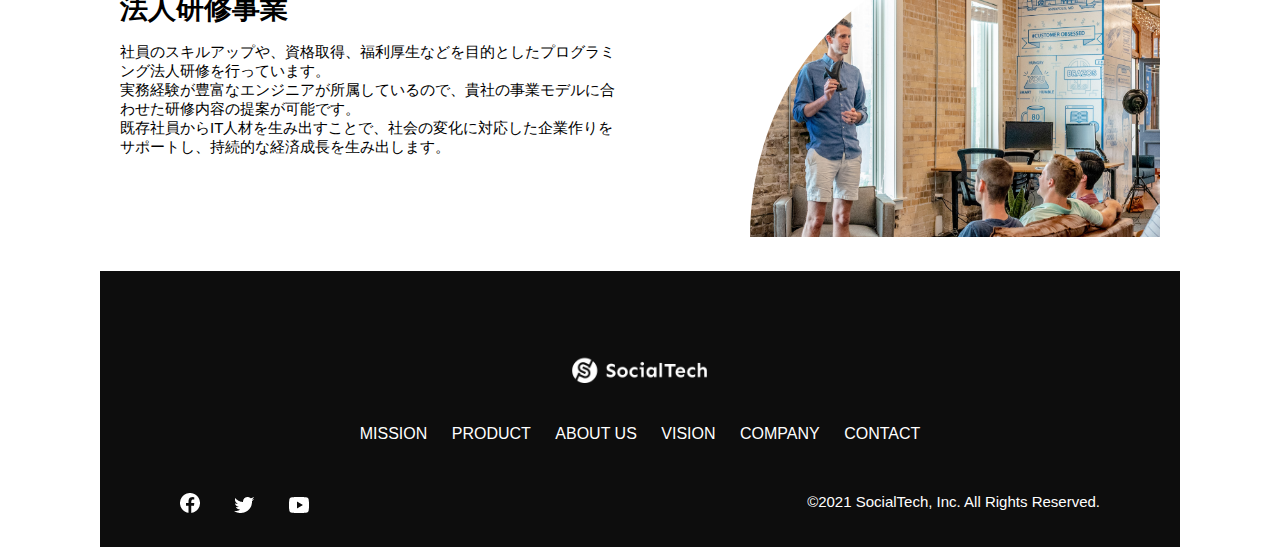
<file: kadai_tutorial_output/product.html>
<!DOCTYPE html>
<html>
    <head>
        <title>SocialTech -PRODUCT プロダクト-</title>
        <meta charset="utf-8">
        <meta name="discription" content="SocialTechの4つのプロダクトを紹介します">
        <meta name="viewport" content="width=device-width, initial-scale=1.0">
        <link rel="stylesheet" href="style.css">
    </head>
    <body>
        <!-- ヘッダー -->
        <header>
            <!-- ロゴ -->
             <a href="index.html" id="logo">
                <img src="images/logo.png" alt="トップページに戻る">
             </a>

             <!-- PC用ナビゲーション -->
              <nav id="nav-pc">
                <ul>
                    <li><a href="mission.html">MISSION</a></li>
                    <li><a href="product.html">PRODUCT</a></li>
                    <li><a href="index.html#aboutus">ABOUT US</a></li>
                    <li><a href="index.html#vision">VISION</a></li>
                    <li><a href="index.html#company">COMPANY</a></li>
                    <li><a href="index.html#contact">CONTACT</a></li>
                </ul>
              </nav>

              <!-- スマホ用メニューボタン -->
               <button id="menu-sp" onclick="document.getElementById('nav-sp').style.display = 'block'">
                <img src="images/button-menu.png" alt="ナビゲーションを開く">
               </button>

               <!-- スマホ用ナビゲーション -->
                <div id="nav-sp">
                    <button id="close" onclick="document.getElementById('nav-sp').style.display = 'none'">
                        <a src="images/button-close.png" alt="ナビゲーションを閉じる" onclick="document.getElementById('nav-sp').style.display = 'none'"><img src="images/logo-sp.png" alt="トップページに戻る"></a>
                    </button>

                    <nav>
                        <ul>
                            <li>
                                <a id="logo-sp" href="index.html"></a>
                                <li><a class="menu" href="mission.html" onclick="document.getElementById('nav-sp').style.display = 'none'">MISSION</a></li>
                                <li><a class="menu" href="product.html" onclick="document.getElementById('nav-sp').style.display = 'none'">PRODUCT</a></li>
                                <li><a class="menu" href="index.html#aboutus" onclick="document.getElementById('nav-sp').style.display = 'none'">ABOUT US</a></li>
                                <li><a class="menu" href="index.html#vision" onclick="document.getElementById('nav-sp').style.display = 'none'">VISION</a></li>
                                <li><a class="menu" href="index.html#company" onclick="document.getElementById('nav-sp').style.display = 'none'">COMPANY</a></li>
                                <li><a class="menu" href="index.html#contact" onclick="document.getElementById('nav-sp').style.display = 'none'">CONTACT</a></li>     
                        </ul>
                    </nav>
                    <!-- スマホ用メニューボタン -->
        <button id="menu-sp" onclick="document.getElementById('nav-sp').style.display = 'block'">
            <img src="images/button-menu.png" alt="ナビゲーションを開く">
          </button>
    
          <!-- スマホ用ナビゲーション -->
          <div id="nav-sp">
            <button id="close" onclick="document.getElementById('nav-sp').style.display = 'none'">
              <img src="images/button-close.png" alt="ナビゲーションを閉じる">
            </button>
    
            <nav>
              <ul>
                <li>
                  <a id="logo-sp" href="index.html" onclick="document.getElementById('nav-sp').style.display = 'none'"><img src="images/logo-sp.png" alt="トップページに戻る"></a>
                </li>
                <li><a class="menu" href="mission.html" onclick="document.getElementById('nav-sp').style.display = 'none'">MISSION</a></li>
                <li><a class="menu" href="product.html" onclick="document.getElementById('nav-sp').style.display = 'none'">PRODUCT</a></li>
                <li><a class="menu" href="index.html#aboutus" onclick="document.getElementById('nav-sp').style.display = 'none'">ABOUT US</a></li>
                <li><a class="menu" href="index.html#vision" onclick="document.getElementById('nav-sp').style.display = 'none'">VISION</a></li>
                <li><a class="menu" href="index.html#company" onclick="document.getElementById('nav-sp').style.display = 'none'">COMPANY</a></li>
                <li><a class="menu" href="index.html#contact" onclick="document.getElementById('nav-sp').style.display = 'none'">CONTACT</a></li>
              </ul>
            </nav>
            <div id="sns">
              <a href="https://www.facebook.com/sejuku2013">
                <img src="images/button-facebook.png" alt="Facebookのリンク">
              </a>
              <a href="https://twitter.com/samuraijuku">
                <img src="images/button-twitter.png" alt="Twitterのリンク">
              </a>
              <a href="https://www.youtube.com/channel/UCCFOQO5aDK0xXam4cUQXT8g">
                <img src="images/button-youtube.png" alt="YouTubeのリンク">
              </a>
            </div>
           </div>
        </header>


        <main>
            <article>
                <section id="product-main">
                    <div class="product-main-inner">
                        <div id="product-title">
                            <h1>PRODUCT<br><span>プロダクト</span></h1>
                            <p>TOP > PRODUCT</p>
                        </div>
                    </div>
                </section>

                <section class="product-section product-section-left">
                  <div class="product-section-img">
                    <img src="images/product/product-mantoman.png" alt="PCでコードを書く男性">
                  </div>
                  <div class="product-read">
                    <h2 class="product-h2">MAN TO MAN</h2>
                    <h3 class="product-h3">プログラミング教育</h3>
                    <p>
                      2013年より日本で唯一の専属講師によるマンツーマンのプログラミングレッスンを開始。AI/人工知能コース・エンジニア転職コース・ウェブデザインコースを開設し、ICT教育全般のマンツーマン指導で誰もが生産的で働きがいのある職に付けるサポートをしています。 私たちは、創業当初からプログラミングを教えるのみならず、人生を変える手助けがしたい。という想いを大切にしてきました。<br>ITに強くなりたい、エンジニアになりたい、アプリを作りたい。そんな方々の想いを一緒に叶えるスクールでありたい。と考えています。<br>小中高生や女性、障害者向けのプログラムも用意し、質の高いICT教育をみんなに届けることで、貧困や不平等が無くなる社会を目指します。
                    </p>
                  </div>
                </section>

                <section class="product-section product-section-right">
                  <div class="product-read">
                    <h2 class="product-h2">MEDIA</h2>
                    <h3 class="product-h3">プログラミング学習メディア</h3>
                    <p>2015年より「SocialTech Blog」としてオウンドメディアを設立し、2020年現在月間600万PVの日本最大級のプログラミング学習サイトへと成長しました。<br>新たにYouTubeチャンネルも開設し、無料で挫折せずにプログラミングを学べることを目指して、各チャネルで学習情報をやさしく発信。<br>独学でエンジニアを目指す人には無料で良質な記事や動画コンテンツを提供し、短期間でキャリアチェンジしたい人はマンツーマンレッスンを選択できるよう、各々の要望に合わせた学習機会を創出しています。</p>
                  </div>
                  <div class="product-section-img">
                    <img src="images/product/product-media.png" alt="スマートフォンを操作する人">
                  </div>
                </section>
        
                <section class="product-section product-section-left">
                  <div class="product-section-img">
                    <img src="images/product/product-career.png" alt="笑顔で話し合う2人の男性">
                  </div>
                  <div class="product-read">
                    <h2 class="product-h2">CAREER</h2>
                    <h3 class="product-h3">人材紹介事業</h3>
                    <p>「誰もがエンジニアになれる」を叶えるため未経験からエンジニアへ転職するまでの全ての過程をサポートします。<br>エンジニア転職に特化した履歴書や職務経歴書の書き方、面接対策を行い、豊富な求人の中から最適なキャリア選択を支援。<br>転職希望者の目標に寄り添って強みやアピールポイントを整理し、転職活動を通して自身の成長を実感できるキャリア支援を行なっています。<br></p>
                  </div>
                </section>
        
                <section class="product-section product-section-right">
                  <div class="product-read">
                    <h2 class="product-h2">B2B</h2>
                    <h3 class="product-h3">法人研修事業</h3>
                    <p>社員のスキルアップや、資格取得、福利厚生などを目的としたプログラミング法人研修を行っています。<br>実務経験が豊富なエンジニアが所属しているので、貴社の事業モデルに合わせた研修内容の提案が可能です。<br>既存社員からIT人材を生み出すことで、社会の変化に対応した企業作りをサポートし、持続的な経済成長を生み出します。</p>
                  </div>
                  <div class="product-section-img">
                    <img src="images/product/product-b2b.png" alt="講演中の男性とそれを聴く人々">
                  </div>
                </section>

            </article>
          </main>
      
          <footer>
            <div id="footer-logo">
              <img src="images/logo-sp.png" alt="SocialTech">
            </div>
            <div id="footer-link">
              <a href="mission.html">MISSION</a>
              <a href="product.html">PRODUCT</a>
              <a href="index.html#aboutus">ABOUT US</a>
              <a href="index.html#vision">VISION</a>
              <a href="index.html#company">COMPANY</a>
              <a href="index.html#contact">CONTACT</a>
            </div>
            <div id="sns-footer">
              <div class="sns-btns">
                <a href="https://www.facebook.com/sejuku2013"><img src="images/button-facebook.png" alt="Facebookのリンク"></a>
                <a href="https://twitter.com/samuraijuku"><img src="images/button-twitter.png" alt="Twitterのリンク"></a>
                <a href="https://www.youtube.com/channel/UCCFOQO5aDK0xXam4cUQXT8g"><img src="images/button-youtube.png" alt="YouTubeのリンク"></a>
              </div>
              <p id="copyright">&copy;2021 SocialTech, Inc. All Rights Reserved.</p>
            </div>
          </footer>
    </body>
</html>
</file>
<file: html-css-kadai_13/style.css>
/* PC、スマホ共通スタイル */
body {
    font-family: "Source Sans Pro", "Hiragino Kaku Gothic ProN", Meiryo, Arial,
      sans-serif;
  }
  
  p {
    font-size: 15px;
  }
  
  #main-visual>img {
    width: 100%;
  }
  
  /*================
  PC用のスタイル 
  =================*/
  @media screen and (min-width: 768px) {
    /* 横幅設定 */
    body {
      max-width: 1080px;
      min-width: 960px;
      margin: 0 auto 0 auto;
    }
  
    /* ヘッダー */
    header {
      display: flex;
      justify-content: space-between;
    }
  
    /* ナビゲーションのレイアウト */
    #nav-pc {
      text-align: right;
      font-size: 14px;
      padding-top: 15px;
    }  
    /* ナビゲーションのリンクの装飾設定 */
    #nav-pc>a {
      text-decoration: none;
      margin-left: 20px;
    }
  
    #nav-pc>a:link {
      color: #0d0d0d;
    }
  
    #nav-pc>a:visited {
      color: #0d0d0d;
    }
  
    #nav-pc>a:hover {
      color: #0d0d0d;
      text-decoration: underline;
    }
  
    #nav-pc>a:active {
      color: #0d0d0d;
    }
    #menu-sp {
        display:none;
    }
    #nav-sp {
        display: none;
    }
  }
 /*================
  スマートフォン用のスタイル 
  =================*/
  @media screen and (max-width: 767px) {
    body {
        min-width: 375px;
        margin: 0;
    }
    #nav-pc {
        display: none;
    } 
    #menu-sp {
        float: right;
        padding: 0;
    }
    #nav-sp {
        background-color: #ce933e;
        position: absolute;
        left: 0;
        top: 0;
        height: 100%;
        width: 100%;
        display: none;
        z-index: 100;
    }
    #nav-sp ul {
        padding-left: 0;
    }
    #nav-sp li {
        list-style: none;
    }
    #close {
        position: absolute;
        top: 20px;
        right: 20px;
    }
    #logo-sp {
        margin: 80px 0 30px 20px;
    }
    #nav-sp a {
        display: block;
    }
    #nav-sp a:link {
        color: #ffffff;
    }
    #nav-sp a:visited {
        color: #ffffff;
    }
    #nav-sp a:hover {
        color: #ffffff;
        text-decoration: underline;
    }
    #nav-sp a:active {
        color: #ffffff;
    }
    #nav-sp .menu {
        text-decoration: none;
        display: block;
        margin: 0 20px;
        height: 44px;
        font-size: 16px;
        background-image: url("images/arrow.png");
        background-repeat: no-repeat;
        background-position: right top;
    }
  }
</file>
<file: kadai_tutorial_output/style.css>
/* PC、スマホ共通スタイル */
* {
    box-sizing: border-box;
}
p {
    font-size: 15px;
}
body {
    font-family: "Source Sans Pro", "Hiragino Kaku Gothic ProN", Meiryo, Arial, sans-serif;
    width: 1080px;
    margin: 0 auto;
}
header {
    display: flex;
    justify-content: space-between;
}
#nav-pc {
    font-size: 14px;
}
#nav-pc ul {
    padding-left: 0px;
    display: flex;
}
#nav-pc li {
    list-style: none;
}
/* ナビゲーションのリンク装飾設定 */
#nav-pc a {
    text-decoration: none;
    margin-left: 20px;
    color: #0d0d0d;
}
#nav-pc a:hover{
    text-decoration: underline;
}

/* スマホ用ナビを非表示 */
#nav-sp,
#menu-sp {
    display: none;
}
#main-visual {
    position: relative;
    height: 470px;
}
#main-message {
    position: absolute;
    top: 0;
    left: 0;
    background-color: #2710d5;
    color: #ffffff;
    border-radius: 0 0 476px 0;
    max-width: 620px;
    width: 100%;
    height: 100%;
    z-index: 11;
}
#main-message > h1 {
    font-size: 60px;
    margin: 100px 0 0 50px;
}
#main-message > p {
    font-size: 28px;
    margin: 0 0 0 50px;
}
#main-visual > img {
    max-width: 620px;
    border-radius: 476px 0 0 0;
    position: absolute;
    top: 0;
    right: 0;
    z-index: 10;
}
h2 {
    margin: 40px 0 0 0;
}
h2::after {
    content: url(images/line.png);
    margin-left: 10px;

}
h3 {
    font-size: 27px;
}
#mission {
    margin: 80px auto;
}
#mission-flex {
    display: flex;
}
#mission-flex > div {
    width: 50%;
    margin: 20px;
}
#mission-photo {
    width: 100%;
}
#s2dgs {
    margin-top: 50px;
    width: 100%;
}
#product {
    background-color: #fafafa;
    margin: 80px 0 80px 0;
    padding: 10px 40px 0 40px;
}
#product .product-flex {
    margin-top: 40px;
    display: flex;
}
#product-left {
    width: 50%;
    margin-right: 20px;
}
#product-right {
    width: 50%;
    margin-right: 20px;
    margin-top: 80px;
}
#product-left > div {
    position: relative;
    height: 480px;
    margin-right: 20px;
}
#product-right > div {
    position: relative;
    height: 480px;
    margin-right: 20px;
}
.product-photo {
    width: 100%;
}
.product-explain {
    background-color: #ffffff;
    position: absolute;
    left: 0;
    bottom: 50px;
    margin: 0 40px 0 40px;
    padding: 20px;
    box-shadow: 5px 5px 10px rgba(0, 0, 0, 0.05);
}
.product-explain > span {
    color: #2710d5;
    font-weight: bold;
    font-size: 16px;
    margin: 0;
}
.product-explain > h3 {
    margin: 5px 0 5px 0;
}
.product-explain > p {
    font-size: 14px;
    margin: 0;
}
#product-more {
    text-align: center;
    bottom: -42px;   
}
#aboutus {
    margin: 80px auto;
}
#aboutus > div {
    display: flex;
}
.culture-img {
    width: 50%;
    align-self: flex-start;
}
.culture-img2 {
    margin-top: 50px;
    width: 100%;
}
.culture-table {
    margin-right: 50px;
}
.culture-num {
    font-size: 80px;
    color: #2710d5;
    padding: 0 20px 0 0;
}
.culture-table th {
    text-align: left;
    font-size: 28px;
    font-weight: bold;
}
.culture-en {
    color: #2710d5;
    font-size: 24px;
}
.culture-description {
    margin: 0;
}
#vision {
    margin: 80px auto;
}
#vision > div {
    display: flex;
    justify-content: space-between;
    flex-wrap: wrap;
}
.vision-box {
    width: 300px;
    height: 300px;
    margin-bottom: 30px;
    position: relative; 
}
.vision-box > img {
    width: 100%;
    position: relative;
    z-index: 30;
}
.vision-box > div {
    position: absolute;
    top: 0;
    left: 0;
    z-index: 31;
    margin-right: 20px;
}
.vision-box > div > h4 {
    color: #2710d5;
    font-size: 19px;
    margin-top: 80px;
}
.vision-box > div > h4::first-letter {
    font-size: 40px;
}
.vision-box > div > h5 {
    font-size: 20px;
    margin: 0;
}
.vision-box > div > p {
    margin: 10px 0 0 0;
}
#company {
    margin: 80p auto;
}
#company-table {
    width: 100%;
}
.tableheader {
    text-align: left;
    padding: 20px;
    border-bottom-color: #2710d5;
    border-bottom-width: 1px;
    border-bottom-style: solid;
    width: 100px;
}
.tableheader-first {
    border-top-color: #2710d5;
    border-top-width: 1px;
    border-top-style: solid;
}
.cell {
    padding: 30px;
    border-bottom-color: #ececec;
    border-bottom-width: 1px;
    border-bottom-style: solid;    
}
.cell-first {
    border-top-color: #ececec;
    border-top-width: 1px;
    border-top-style: solid;
}
#company > iframe {
    width: 100%;
    height: 368px;
    margin-top: 40px;
}
#contact {
    margin: 80px auto;
}
#contact > form > div {
    display: flex;
    flex-direction: row;
    flex-wrap: wrap;
    padding-bottom: 30px;
}
.contact-heading {
    width: 240px;
    align-self: center;
}
.contact-label {
    font-weight: bold;
}
.contact-span {
    color: #ce2222;
    margin: 0 0 0 20px;
    font-weight: bold;
}
.contact-textbox {
    border-top: 0px;
    border-left: 0px;
    border-right: 0px;
    border-bottom-width: 1px;
    border-bottom-color: #707070;
    border-style: solid;
    background-color: #fafafa;
    width: 400px;
    height: 56px;
}
.contact-textarea {
    border-top: 0px;
    border-left: 0px;
    border-right: 0px;
    border-bottom-width: 1px;
    border-bottom-color: #707070;
    background-color: #fafafa;
    width: 400px;
    height: 200px;
}
#contact dt {
    font-weight: bold;
}
#contact dd {
    margin: 0 0 16px 0;
}
#contact dd p {
    margin: 0;
}
#contact dd ul {
    padding-left: 0;
}
#contact dd li {
    margin-bottom: 0;
    list-style: none;
}
footer {
    background-color: #0d0d0d;
    text-align: center;
    padding: 80px 80px 30px 80px;
}
#footer-logo {
    margin-bottom: 30px;
}
#footer-link {
    margin-bottom: 50px;
}
#footer-link > a {
    text-decoration: none;
    margin: 10px;
    color: #ffffff;
}
#footer-link > a:hover {
    text-decoration: underline;
}
#sns-footer {
    display: flex;
    justify-content: space-between;
    text-align: left;
}
#sns-footer a {
    margin-right: 30px;
}
#copyright {
    color: #ffffff;
    margin: 0;
}
/* mission.html用スタイル
ミッションのメインビジュアル */
.mission-main-inner {
    background-image: url("images/mission/mission-main.png");
    background-repeat: no-repeat;
    background-position-y: center;
}
#mission-title {
    background-color: #2710d5;
    width: 368px;
    color: #ffffff;
    height: 496px;
    border-radius: 0 248px 248px 0;
    position: relative;
}
#mission-title h1 {
    position: absolute;
    top: 0;
    left: 100px;
    font-size: 80px;
    line-height: 1;
}
#mission-title h1 span {
    font-size: 26px;
}
#mission-title > p {
    position: absolute;
    top: 350px;
    left: 100px;
    font-size: 16px;
}
/* ミッションページ　S2DGsの設定 */
#mission-s2dgs {
    padding: 20px;
}
.mission-h2 {
    color: #2710d5;
    font-size: 40px;
}
.mission-h2::after {
    content: none;
}
#mission-five-goals {
    padding: 20px;
    display: flex;
}
#mission-five-goals .five-goals-image {
    width: 30%;
    padding: 20px;
}
#mission-five-goals .five-goals-image img {
    width: 100%;
}
#mission-five-goals .five-goals-read {
    width: 70%;
    padding: 20px;
}
#mission-five-goals .five-goals-read > div {
    margin-bottom: 40px;
}
.fivegoals-image-right {
    float: right;
    margin: 20px;
}
.fivegoals-image-left {
    float: left;
    margin: 20px;
}
.fivegoals-number {
    color: #2710d5;
    font-size: 48px;
    font-weight: bold;
    margin: 0;
}
.fivegoals-h3 {
    font-size: 28px;
    margin: 0;
}
.fivegoals-p {
    margin: 0;
}
 /* プロダクトページ */
 .product-main-inner {
    background-image: url("images/product/product-main.png");
    background-repeat: no-repeat;
    background-position-y: center;
}
#product-title {
    background-color: #2710d5;
    width: 368px;
    color: #ffffff;
    height: 496px;
    border-radius: 0 248px 248px 0;
    position: relative;
}
#product-title h1 {
    position: absolute;
    top: 0;
    left: 100px;
    font-size: 80px;
    line-height: 1;
}
#product-title h1 span {
    font-size: 26px;
}
#product-title > p {
    position: absolute;
    top: 350px;
    left: 100px;
    font-size: 16px;
}
.product-section {
    display: flex;
    padding: 20px 20px 0;
}
.product-section .product-section-img {
    width: 450px;
}
.product-section-left .product-section-img img {
    width: 100%;
    padding: 0 40px 30px 0;
    border-radius: 0 432px 0 0;
}
.product-section-left .product-read {
    width: 50%;
    flex-grow: 1;
}
.product-section-left .product-read p {
    margin-bottom: 0;
}
.product-section-right {
    justify-content: space-between;
}
.product-section-right .product-section-img img {
    width: 100%;
    padding: 0 0 30px 40px;
    border-radius: 432px 0 0 0;
}
.product-section-right .product-read {
    width: 500px;
}
.product-h2 {
    color: #2710d5;
    font-size: 24px;
    margin: 0;
}
.product-h3 {
    font-size: 28px;
    margin: 0;
}
/* 画面が767px以下のとき */
@media screen and (max-width: 767px) {
   /* スマートフォン用のスタイルを指定する */
  /* PC用ナビゲーション非表示 */
#nav-pc {
    display: none;
}

#menu-sp {
    display: block;
    background-color: transparent;
    float: right;
    padding: 0;
    border: none;
}
#nav-sp {
    background-color: #2710d5;
    position: fixed;
    top: 0;
    left: 0;
    width: 100%;
    height: 100%;
    display: none;
    z-index: 100;
}
/* ×ボタン */
#close {
    position: absolute;
    top: 20px;
    right: 20px;
    background-color: transparent;
    border: none;
}
#nav-sp nav ul {
    padding-left: 0;
}
#nav-sp nav li {
    list-style: none;
}
/* ナビゲーションメニュー用ロゴ */
#logo-sp {
    margin: 80px 0 30px 20px;
}
/* ナビゲーションのリンクの装飾 */
#nav-sp nav a {
    display: block;
    color: #ffffff;
}
#nav-sp nav a:hover {
    text-decoration: underline;
}
#nav-sp .menu {
    text-decoration: none;
    margin: 0 20px 0 20px;
    height: 44px;
    font-size: 16px;
    background-image: url("images/arrow.png");
    background-repeat: no-repeat;
    background-position: right top;
}
#sns {
    position: absolute;
    bottom: 20px;
    left: 20px;
}
#sns > a {
    margin-right: 30px;
}
/* メインビジュアル */
#main-visual {
    position: relative;
    height: 470px;
}
#main-visual > div {
    text-align: center;
    height: 280px;
}
#main-visual h1 {
    font-size: 28px;
    margin: 90px 0 0 0;
}
#main-visual > div > p {
    margin: 0;
    font-size: 15px;
}
#main-visual > img {
    width: 100%;
    border-radius: 476px 0 0 0;
    top: auto;
    bottom: 0;
}
/* 見出し */
h2 {
    margin: 15px 0 15px 0;
}
h3 {
    font-size: 24px;
    margin: 10px 0 0 0;
}
#mission {
    margin: 20px 0 20px 0;
    padding: 0 20px 0 20px;
}
#mission-flex {
    flex-direction: column;
}
#mission-flex > div {
    width: 100%;
    margin: 0;
}
/* プロダクト */
#product {
    margin: 0;
    padding: 10px 20px 0 20px;
}

/* 外枠 */
#product .product-flex {
    flex-direction: column;
    margin-top: 0;
}
/* 左右のカラム　スマホでは縦並び */
#product-left,
#product-right {
    width: 100%;
    margin: 0;
}
/* 画像＋説明の枠 */
#product-left > div,
#product-right > div {
    height: auto;
    margin: 0;
}
/* 説明文の枠 */
.product-explain {
    position: relative;
    margin: 0;
}
.product-explain > h3 {
    margin: 10px 0 10px 0;
    font-size: 24px;
}
/* もっと見るボタン */
#product-more {
    text-align: left;
}
#aboutus {
    margin: 80px 20px;
}
#aboutus > div {
    flex-direction: column;
}
.culture-table th {
    font-size: 16px;
}
.culture-table {
    margin-right: 0;
    padding-right: 20px;
    order: 2;
}
.culture-img {
    width: 100%;
    order: 1;
}
.culture-img2 {
    margin-top: 0;
}
.culture-num {
    padding: 0;
}
.culture-description {
    margin: 0;
}
/* ビジョン */
#vision {
    margin: 80px 20px 80px 20px;
}
.vision-box > img {
    position: absolute;
    top: 0;
    left: 0;
}
.vision-box > div > h4 {
    margin: 60px 0 0 0;
}
#company {
    margin: 0 20px 0 20px;
}
#company > h3{
    margin-bottom: 20px;
}
.tableheader {
    width: 50px;
}
.cell {
    padding: 20px;
}
#company > iframe {
    height: 240px;
}
#contact {
    margin: 80px 20px 80px 20px;
}
#contact > h3 {
    margin-bottom: 20px;
}
#contact > form > div{
    flex-direction: column;
    margin-bottom: 20px;
}
.contact-heading {
    align-self: auto;
    margin-bottom: 20px;
}
.contact-textbox {
    min-width: 300px;
    width: 100%;
}
.contact-textarea {
    height: 150px;
    width: 100%;
}
.radiobutton {
    margin-bottom: 20px;
}
footer {
    padding: 30px 20px 50px 20px;
    text-align: left;
}
#footer-link > a {
    margin: 0 20px 30px 0;
    display: block;
    background-image: url("images/arrow.png");
    background-repeat: no-repeat;
    background-position: right top;
}
#footer-link > a {
    text-decoration: underline;
}
#sns-footer {
    flex-direction: column;
    justify-content: flex-start;
}
#copyright {
    font-size: 12px;
    margin-top: 30px;
}
/* MISSIONページ　スマートフォン用のスタイル */
    #mission-main {
        height: 256px;
        margin-top: 4%;
        position: relative;
    }
    .mission-main-inner {
        height: 80%;
        background-size: cover;
    }
    #mission-title {
        width: 136px;
        height: 256px;
        position: absolute;
        top: -10%;
    }
    #mission-title h1 {
        left: 20px;
        font-size: 40px;
    }
    #mission-title h1 span {
        font-size: 18px;
    }
    #mission-title > p {
        top: 180px;
        left: 20px;
        font-size: 13px;
    }
    /* S2DGsセクション */
    .mission-h2 {
        font-size: 38px;
        margin: 0px;
    }
    .mission-h2::after {
        content: none;
    }
    #mission-s2dgs > img {
        width: 100%;
    }
    /* 5Goalsセクション */
    #mission-five-goals {
        flex-direction: column;
    }
    #mission-five-goals > div {
        padding: 0;
    }
    #mission-five-goals .five-goals-image,
    #mission-five-goals .five-goals-read {
        width: 100%;
        padding: 0;
    }
    #mission-five-goals .five-goals-read > div {
        display: flex;
        flex-direction: column;
    }
    .fivegoals-image-right, 
    .fivegoals-image-left {
        align-self: center;
    }
   /* PRODUCTページ */
   #product-main {
    height: 256px;
    margin-top: 4%;
    position: relative;
   }
   .product-main-inner {
    height: 80%;
    background-size: cover;
   }
   #product-title {
    width: 136px;
    height: 256px;
    position: absolute;
    top: -10%;
   }
   #product-title h1 {
    left: 20px;
    font-size: 40px;
   }
   #product-title h1 span {
    font-size: 18px;
   }
   #product-title > p {
    top: 180px;
    left: 20px;
    font-size: 13px;
   }
   .product-section {
    flex-direction: column;
   }
   .product-section .product-section-img {
    width: 100%;
   }
   .product-section .product-section-img img {
    width: 100%;
    padding: 0;
   }
   .product-section-left .product-section-img img {
    border-radius: 0 300px 0 0;
   }
   .product-section-left .product-read {
    width: 100%;
    flex-grow: 1;
   }
   .product-section-right .product-section-img img {
    order: 1;
    border-radius: 300px 0 0 0;
   }
   .product-section-right .product-read {
    order: 2;
    width: 100%;
   }
}
</file>
